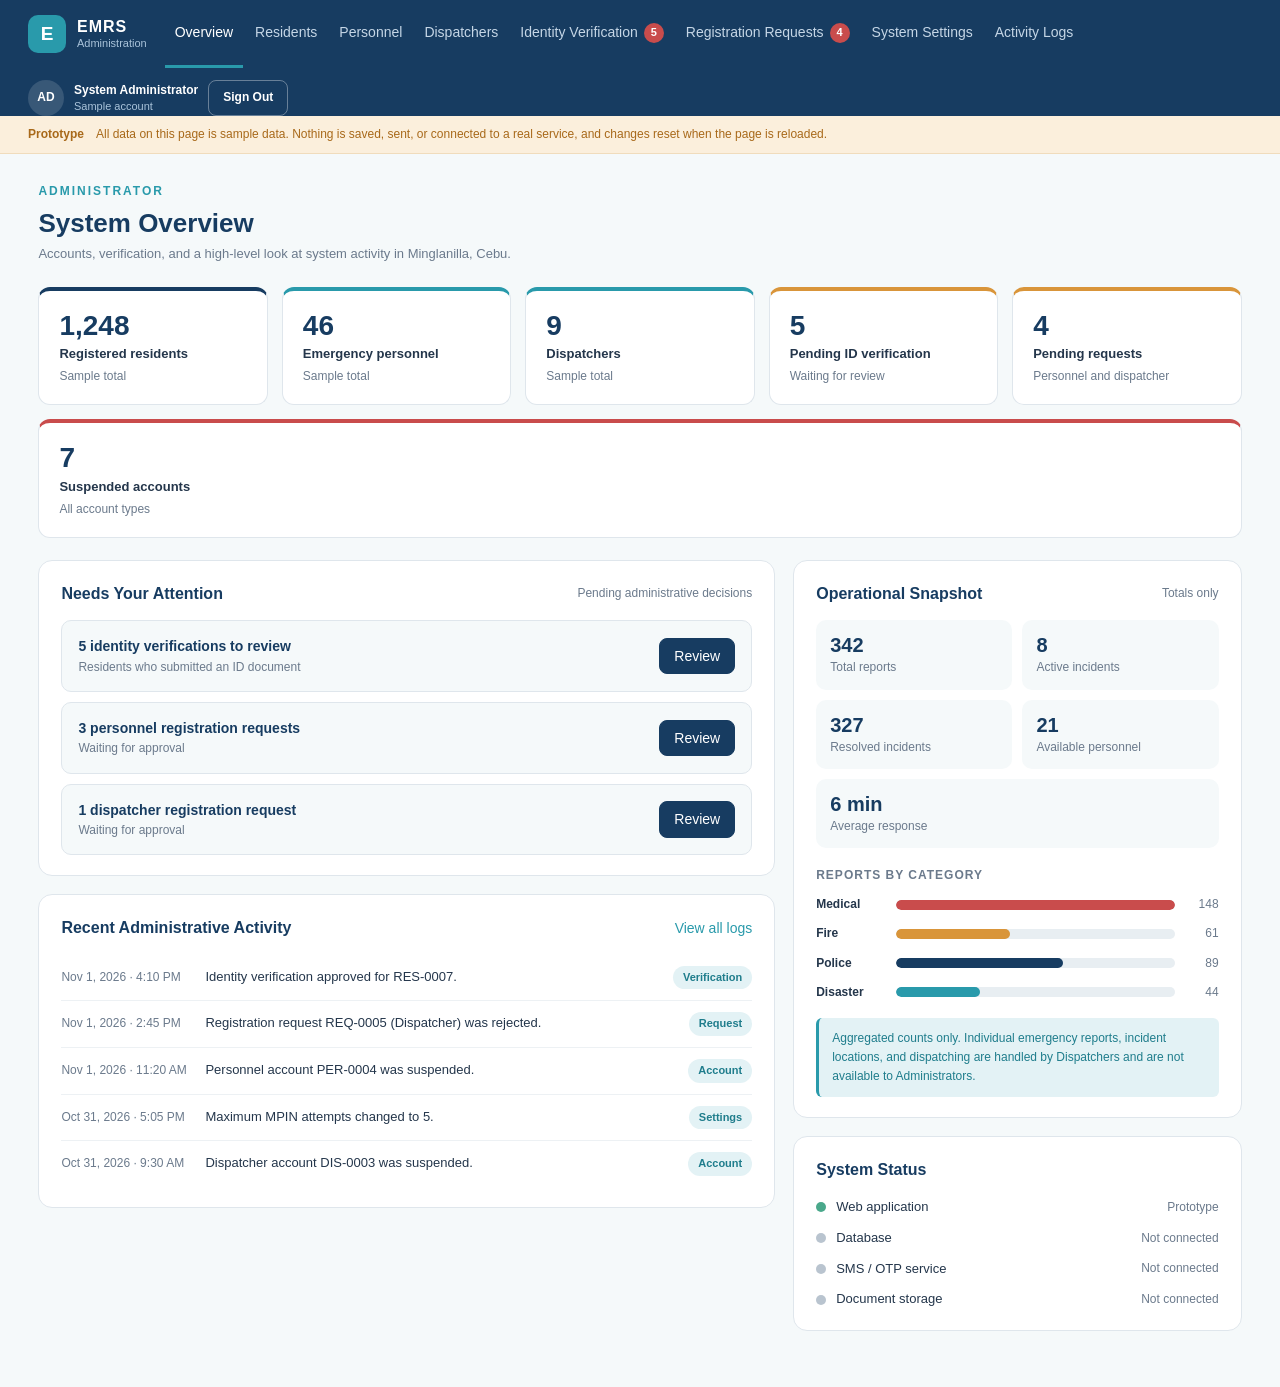
<file: Admin/admin-dashboard.html>
<!DOCTYPE html>
<html lang="en">
<head>
    <!-- ==================== DOCUMENT SETTINGS ==================== -->

    <meta charset="UTF-8">
    <meta name="viewport" content="width=device-width, initial-scale=1.0">
    <title>Administrator Dashboard | EMRS</title>

    <!-- ==================== STYLESHEETS ==================== -->

    <link rel="stylesheet" href="../shared/css/global.css">
    <link rel="stylesheet" href="admin-dashboard.css">

    <!-- ==================== PAGE SCRIPT ==================== -->

    <script src="admin-dashboard.js" defer></script>
</head>
<body class="admin-page">

    <!-- ==================== TOP BAR ==================== -->

    <header class="admin-topbar">

        <a href="../Landing/index.html" class="admin-brand">
            <span class="admin-brand-icon">E</span>
            <span class="admin-brand-text">
                <strong>EMRS</strong>
                <small>Administration</small>
            </span>
        </a>

        <!-- ==================== TAB NAVIGATION ==================== -->

        <nav class="admin-tabs" aria-label="Administrator sections">
            <button type="button" class="admin-tab active" data-view="overview">Overview</button>
            <button type="button" class="admin-tab" data-view="residents">Residents</button>
            <button type="button" class="admin-tab" data-view="personnel">Personnel</button>
            <button type="button" class="admin-tab" data-view="dispatchers">Dispatchers</button>
            <button type="button" class="admin-tab" data-view="verification">
                Identity Verification
                <span class="tab-count" id="verificationTabCount">0</span>
            </button>
            <button type="button" class="admin-tab" data-view="requests">
                Registration Requests
                <span class="tab-count" id="requestsTabCount">0</span>
            </button>
            <button type="button" class="admin-tab" data-view="settings">System Settings</button>
            <button type="button" class="admin-tab" data-view="logs">Activity Logs</button>
        </nav>

        <div class="admin-user">
            <span class="admin-user-avatar">AD</span>
            <span class="admin-user-text">
                <strong>System Administrator</strong>
                <small>Sample account</small>
            </span>
            <a href="../Landing/index.html" class="admin-signout">Sign Out</a>
        </div>

    </header>

    <!-- ==================== PROTOTYPE NOTICE ==================== -->

    <div class="prototype-notice">
        <strong>Prototype</strong>
        <span>All data on this page is sample data. Nothing is saved, sent, or connected to a real service, and changes reset when the page is reloaded.</span>
    </div>

    <!-- ==================== MAIN CONTENT ==================== -->

    <main class="admin-main">

        <!-- ==================== OVERVIEW VIEW ==================== -->

        <section class="admin-view active" id="view-overview">

            <div class="view-heading">
                <div>
                    <p class="section-label">ADMINISTRATOR</p>
                    <h1>System Overview</h1>
                    <p class="view-description">Accounts, verification, and a high-level look at system activity in Minglanilla, Cebu.</p>
                </div>
            </div>

            <!-- ==================== ACCOUNT STATISTICS ==================== -->

            <div class="stat-cards" id="accountStats"></div>

            <div class="overview-columns">

                <!-- ==================== LEFT COLUMN ==================== -->

                <div class="overview-column overview-column-main">

                    <!-- ==================== NEEDS ATTENTION ==================== -->

                    <article class="panel">
                        <div class="panel-heading">
                            <h2>Needs Your Attention</h2>
                            <span class="panel-note">Pending administrative decisions</span>
                        </div>

                        <div class="attention-list" id="attentionList"></div>
                    </article>

                    <!-- ==================== RECENT ADMINISTRATIVE ACTIVITY ==================== -->

                    <article class="panel">
                        <div class="panel-heading">
                            <h2>Recent Administrative Activity</h2>
                            <button type="button" class="link-button" data-goto="logs">View all logs</button>
                        </div>

                        <div class="log-list" id="recentActivity"></div>
                    </article>

                </div>

                <!-- ==================== RIGHT COLUMN ==================== -->

                <div class="overview-column overview-column-side">

                    <!-- ==================== OPERATIONAL SNAPSHOT ==================== -->

                    <article class="panel">
                        <div class="panel-heading">
                            <h2>Operational Snapshot</h2>
                            <span class="panel-note">Totals only</span>
                        </div>

                        <div class="snapshot-numbers" id="snapshotNumbers"></div>

                        <h3 class="panel-subheading">Reports by category</h3>
                        <div class="category-bars" id="categoryBars"></div>

                        <p class="restriction-note">
                            Aggregated counts only. Individual emergency reports, incident locations, and dispatching are handled by Dispatchers and are not available to Administrators.
                        </p>
                    </article>

                    <!-- ==================== SYSTEM STATUS ==================== -->

                    <article class="panel">
                        <div class="panel-heading">
                            <h2>System Status</h2>
                        </div>

                        <ul class="status-list">
                            <li><span class="status-dot status-dot-ok"></span><span>Web application</span><em>Prototype</em></li>
                            <li><span class="status-dot status-dot-idle"></span><span>Database</span><em>Not connected</em></li>
                            <li><span class="status-dot status-dot-idle"></span><span>SMS / OTP service</span><em>Not connected</em></li>
                            <li><span class="status-dot status-dot-idle"></span><span>Document storage</span><em>Not connected</em></li>
                        </ul>
                    </article>

                </div>

            </div>

        </section>

        <!-- ==================== RESIDENTS VIEW ==================== -->

        <section class="admin-view" id="view-residents">

            <div class="view-heading">
                <div>
                    <p class="section-label">ACCOUNT MANAGEMENT</p>
                    <h1>Residents</h1>
                    <p class="view-description">Residents get basic access right after registering. Account status and identity verification are tracked separately.</p>
                </div>
            </div>

            <div class="toolbar">
                <input type="search" id="residentSearch" class="toolbar-search" placeholder="Search by name, ID, or barangay" autocomplete="off">

                <select id="residentStatusFilter" class="toolbar-select" aria-label="Filter by account status">
                    <option value="all">All account statuses</option>
                    <option value="Active">Active</option>
                    <option value="Suspended">Suspended</option>
                </select>

                <select id="residentVerificationFilter" class="toolbar-select" aria-label="Filter by verification status">
                    <option value="all">All verification statuses</option>
                    <option value="Pending">Pending</option>
                    <option value="Verified">Verified</option>
                    <option value="Rejected">Rejected</option>
                </select>
            </div>

            <div class="record-list" id="residentList"></div>

        </section>

        <!-- ==================== PERSONNEL VIEW ==================== -->

        <section class="admin-view" id="view-personnel">

            <div class="view-heading">
                <div>
                    <p class="section-label">ACCOUNT MANAGEMENT</p>
                    <h1>Emergency Personnel</h1>
                    <p class="view-description">Create accounts directly, or approve requests under Registration Requests.</p>
                </div>

                <button type="button" class="button button-primary" data-create="Personnel">+ Create Personnel Account</button>
            </div>

            <div class="record-list" id="personnelList"></div>

        </section>

        <!-- ==================== DISPATCHERS VIEW ==================== -->

        <section class="admin-view" id="view-dispatchers">

            <div class="view-heading">
                <div>
                    <p class="section-label">ACCOUNT MANAGEMENT</p>
                    <h1>Dispatchers</h1>
                    <p class="view-description">Create accounts directly, or approve requests under Registration Requests.</p>
                </div>

                <button type="button" class="button button-primary" data-create="Dispatcher">+ Create Dispatcher Account</button>
            </div>

            <div class="record-list" id="dispatcherList"></div>

        </section>

        <!-- ==================== IDENTITY VERIFICATION VIEW ==================== -->

        <section class="admin-view" id="view-verification">

            <div class="view-heading">
                <div>
                    <p class="section-label">RESIDENT VERIFICATION</p>
                    <h1>Identity Verification</h1>
                    <p class="view-description">Review identification documents submitted by residents. Residents can still report emergencies while verification is pending.</p>
                </div>
            </div>

            <h2 class="list-title">Awaiting review</h2>
            <div class="record-list" id="verificationPendingList"></div>

            <h2 class="list-title">Already reviewed</h2>
            <div class="record-list" id="verificationReviewedList"></div>

        </section>

        <!-- ==================== REGISTRATION REQUESTS VIEW ==================== -->

        <section class="admin-view" id="view-requests">

            <div class="view-heading">
                <div>
                    <p class="section-label">APPROVALS</p>
                    <h1>Registration Requests</h1>
                    <p class="view-description">Personnel and Dispatcher accounts that were requested instead of created directly.</p>
                </div>
            </div>

            <div class="toolbar">
                <select id="requestTypeFilter" class="toolbar-select" aria-label="Filter by request type">
                    <option value="all">All requests</option>
                    <option value="Personnel">Personnel</option>
                    <option value="Dispatcher">Dispatcher</option>
                </select>
            </div>

            <h2 class="list-title">Pending</h2>
            <div class="record-list" id="requestPendingList"></div>

            <h2 class="list-title">Decided</h2>
            <div class="record-list" id="requestDecidedList"></div>

        </section>

        <!-- ==================== SYSTEM SETTINGS VIEW ==================== -->

        <section class="admin-view" id="view-settings">

            <div class="view-heading">
                <div>
                    <p class="section-label">CONFIGURATION</p>
                    <h1>System Settings</h1>
                    <p class="view-description">General account and administrative settings.</p>
                </div>
            </div>

            <div class="settings-columns">

                <article class="panel settings-panel">
                    <div class="panel-heading">
                        <h2>Account Settings</h2>
                    </div>

                    <label class="setting-row">
                        <span class="setting-text">
                            <strong>Allow resident self-registration</strong>
                            <small>Residents can create their own account.</small>
                        </span>
                        <input type="checkbox" id="settingSelfRegistration" checked>
                    </label>

                    <label class="setting-row">
                        <span class="setting-text">
                            <strong>Ask residents to submit an ID</strong>
                            <small>Show the identity verification prompt after registration.</small>
                        </span>
                        <input type="checkbox" id="settingAskId" checked>
                    </label>

                    <label class="setting-row">
                        <span class="setting-text">
                            <strong>Accept personnel and dispatcher requests</strong>
                            <small>Allow registration requests to be submitted for approval.</small>
                        </span>
                        <input type="checkbox" id="settingAcceptRequests" checked>
                    </label>

                    <label class="setting-row setting-row-locked">
                        <span class="setting-text">
                            <strong>Emergency reporting while unverified</strong>
                            <small>Always allowed. Reports from unverified residents may be flagged for extra review by Dispatchers.</small>
                        </span>
                        <input type="checkbox" checked disabled>
                    </label>

                    <div class="setting-row">
                        <span class="setting-text">
                            <strong>Maximum MPIN attempts</strong>
                            <small>Before an account is temporarily locked.</small>
                        </span>
                        <select id="settingMpinAttempts" class="toolbar-select">
                            <option value="3">3 attempts</option>
                            <option value="5" selected>5 attempts</option>
                            <option value="10">10 attempts</option>
                        </select>
                    </div>

                    <div class="settings-actions">
                        <button type="button" class="button button-primary" id="saveSettingsButton">Save Settings</button>
                    </div>
                </article>

                <article class="panel settings-panel">
                    <div class="panel-heading">
                        <h2>System Information</h2>
                    </div>

                    <ul class="info-list">
                        <li><span>System name</span><strong>Emergency Management and Response System</strong></li>
                        <li><span>Coverage area</span><strong>Minglanilla, Cebu, Philippines</strong></li>
                        <li><span>Current stage</span><strong>Frontend prototype</strong></li>
                        <li><span>Backend and database</span><strong>Not implemented</strong></li>
                        <li><span>SMS, OTP, biometrics</span><strong>Visual placeholders only</strong></li>
                    </ul>
                </article>

            </div>

        </section>

        <!-- ==================== ACTIVITY LOGS VIEW ==================== -->

        <section class="admin-view" id="view-logs">

            <div class="view-heading">
                <div>
                    <p class="section-label">AUDIT</p>
                    <h1>Activity Logs</h1>
                    <p class="view-description">Administrative actions only. Emergency report details are never recorded here.</p>
                </div>
            </div>

            <div class="toolbar">
                <select id="logTypeFilter" class="toolbar-select" aria-label="Filter by activity type">
                    <option value="all">All activity</option>
                    <option value="Account">Accounts</option>
                    <option value="Verification">Verification</option>
                    <option value="Request">Registration requests</option>
                    <option value="Settings">Settings</option>
                </select>
            </div>

            <div class="panel">
                <div class="log-list" id="logList"></div>
            </div>

        </section>

    </main>

    <!-- ==================== MODAL ==================== -->

    <div class="modal-overlay" id="modalOverlay" hidden>
        <div class="modal" role="dialog" aria-modal="true" aria-labelledby="modalTitle">
            <div class="modal-header">
                <h2 id="modalTitle"></h2>
                <button type="button" class="modal-close" id="modalClose" aria-label="Close">×</button>
            </div>

            <div class="modal-body" id="modalBody"></div>
            <div class="modal-footer" id="modalFooter"></div>
        </div>
    </div>

    <!-- ==================== TOAST ==================== -->

    <div class="toast" id="toast" role="status" aria-live="polite"></div>

</body>
</html>
</file>
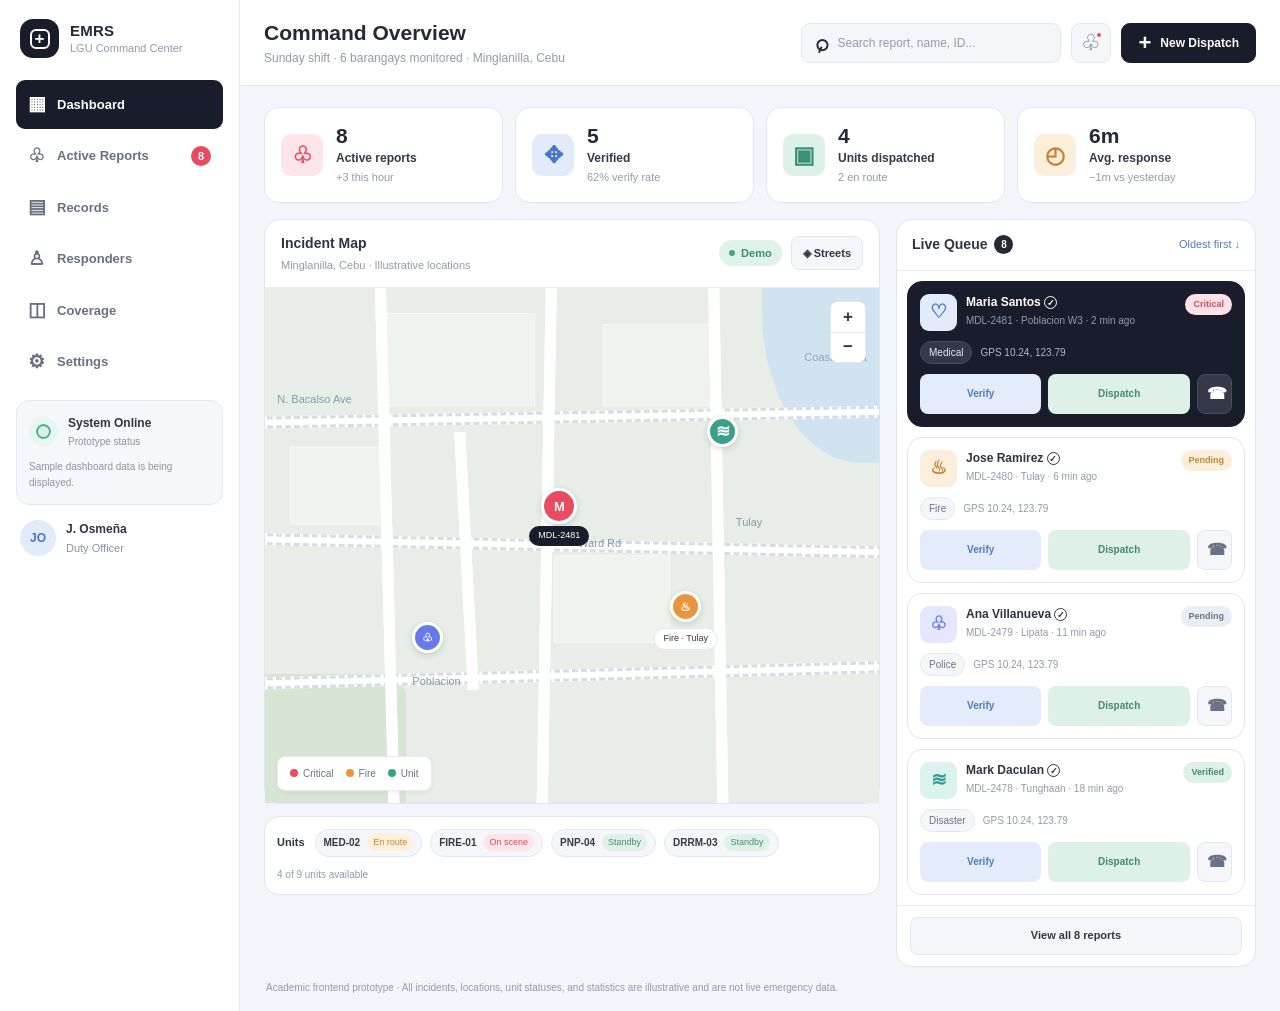
<file: Personnel/personnel-dashboard.html>
<!DOCTYPE html>
<html lang="en">
<head>
    <!-- ==================== DOCUMENT SETTINGS ==================== -->

    <meta charset="UTF-8">
    <meta name="viewport" content="width=device-width, initial-scale=1.0">
    <title>Personnel Dashboard | EMRS</title>

    <!-- ==================== STYLESHEETS ==================== -->

    <link rel="stylesheet" href="../shared/css/global.css">
    <link rel="stylesheet" href="personnel-dashboard.css">

    <!-- ==================== PAGE SCRIPT ==================== -->

    <script src="personnel-dashboard.js" defer></script>
</head>
<body>

    <!-- ==================== DASHBOARD LAYOUT ==================== -->

    <div class="dashboard-layout">

        <!-- ==================== SIDEBAR ==================== -->

        <aside class="sidebar">

            <a href="../Landing/index.html" class="sidebar-brand">
                <span class="brand-icon">
                    <span>+</span>
                </span>

                <span class="brand-text">
                    <strong>EMRS</strong>
                    <small>LGU Command Center</small>
                </span>
            </a>

            <!-- ==================== SIDEBAR NAVIGATION ==================== -->

            <nav class="sidebar-navigation" aria-label="Main navigation">

                <a href="#dashboard" class="nav-link active">
                    <span class="nav-icon">▦</span>
                    <span>Dashboard</span>
                </a>

                <a href="#active-reports" class="nav-link">
                    <span class="nav-icon">♧</span>
                    <span>Active Reports</span>
                    <span class="nav-count">8</span>
                </a>

                <a href="#records" class="nav-link">
                    <span class="nav-icon">▤</span>
                    <span>Records</span>
                </a>

                <a href="#responders" class="nav-link">
                    <span class="nav-icon">♙</span>
                    <span>Responders</span>
                </a>

                <a href="#coverage" class="nav-link">
                    <span class="nav-icon">◫</span>
                    <span>Coverage</span>
                </a>

                <a href="#settings" class="nav-link">
                    <span class="nav-icon">⚙</span>
                    <span>Settings</span>
                </a>

            </nav>

            <!-- ==================== SYSTEM STATUS ==================== -->

            <div class="system-status">
                <div class="system-status-heading">
                    <span class="online-indicator"></span>

                    <div>
                        <strong>System Online</strong>
                        <small>Prototype status</small>
                    </div>
                </div>

                <p>Sample dashboard data is being displayed.</p>
            </div>

            <!-- ==================== PERSONNEL PROFILE ==================== -->

            <div class="personnel-profile">
                <div class="profile-avatar">JO</div>

                <div class="profile-details">
                    <strong>J. Osmeña</strong>
                    <small>Duty Officer</small>
                </div>
            </div>

        </aside>

        <!-- ==================== MAIN DASHBOARD ==================== -->

        <main class="dashboard-main" id="dashboard">

            <!-- ==================== TOP HEADER ==================== -->

            <header class="top-header">

                <div class="header-title">
                    <h1>Command Overview</h1>
                    <p>Sunday shift · 6 barangays monitored · Minglanilla, Cebu</p>
                </div>

                <div class="header-actions">

                    <form class="search-form" id="searchForm" role="search">
                        <label for="reportSearch" class="search-symbol">⌕</label>

                        <input
                            type="search"
                            id="reportSearch"
                            placeholder="Search report, name, ID..."
                            autocomplete="off"
                        >
                    </form>

                    <button
                        type="button"
                        class="icon-button notification-button"
                        id="notificationButton"
                        aria-label="View notifications"
                        title="Notifications"
                    >
                        ♧
                        <span class="notification-dot"></span>
                    </button>

                    <button type="button" class="new-dispatch-button" id="newDispatchButton">
                        <span>+</span>
                        New Dispatch
                    </button>

                </div>

            </header>

            <!-- ==================== DASHBOARD CONTENT ==================== -->

            <div class="dashboard-content">

                <!-- ==================== SUMMARY CARDS ==================== -->

                <section class="summary-cards" aria-label="Incident summary">

                    <article class="summary-card">
                        <div class="summary-icon icon-red">♧</div>

                        <div class="summary-information">
                            <strong>8</strong>
                            <p>Active reports</p>
                            <small>+3 this hour</small>
                        </div>
                    </article>

                    <article class="summary-card">
                        <div class="summary-icon icon-blue">✥</div>

                        <div class="summary-information">
                            <strong>5</strong>
                            <p>Verified</p>
                            <small>62% verify rate</small>
                        </div>
                    </article>

                    <article class="summary-card">
                        <div class="summary-icon icon-green">▣</div>

                        <div class="summary-information">
                            <strong>4</strong>
                            <p>Units dispatched</p>
                            <small>2 en route</small>
                        </div>
                    </article>

                    <article class="summary-card">
                        <div class="summary-icon icon-orange">◴</div>

                        <div class="summary-information">
                            <strong>6m</strong>
                            <p>Avg. response</p>
                            <small>−1m vs yesterday</small>
                        </div>
                    </article>

                </section>

                <!-- ==================== MAIN WORKSPACE ==================== -->

                <section class="dashboard-workspace">

                    <!-- ==================== INCIDENT MAP PANEL ==================== -->

                    <div class="map-column">

                        <section class="panel map-panel" id="coverage">

                            <div class="panel-heading map-heading">

                                <div>
                                    <h2>Incident Map</h2>
                                    <p>Minglanilla, Cebu · Illustrative locations</p>
                                </div>

                                <div class="map-controls">
                                    <span class="live-badge">
                                        <span></span>
                                        Demo
                                    </span>

                                    <button
                                        type="button"
                                        class="secondary-button"
                                        id="mapViewButton"
                                    >
                                        ◈ Streets
                                    </button>
                                </div>

                            </div>

                            <!-- ==================== ILLUSTRATIVE MAP ==================== -->

                            <div class="incident-map" id="incidentMap">

                                <div class="map-water"></div>
                                <div class="map-park"></div>

                                <div class="map-block block-one"></div>
                                <div class="map-block block-two"></div>
                                <div class="map-block block-three"></div>
                                <div class="map-block block-four"></div>

                                <div class="map-road road-horizontal road-one"></div>
                                <div class="map-road road-horizontal road-two"></div>
                                <div class="map-road road-horizontal road-three"></div>

                                <div class="map-road road-vertical road-four"></div>
                                <div class="map-road road-vertical road-five"></div>
                                <div class="map-road road-vertical road-six"></div>
                                <div class="map-road road-vertical road-seven"></div>

                                <span class="map-label label-bacalso">N. Bacalso Ave</span>
                                <span class="map-label label-ward">Ward Rd</span>
                                <span class="map-label label-poblacion">Poblacion</span>
                                <span class="map-label label-tulay">Tulay</span>
                                <span class="map-label label-water">Coastal area</span>

                                <!-- ==================== INCIDENT MARKERS ==================== -->

                                <button
                                    type="button"
                                    class="map-marker marker-critical"
                                    data-report-id="MDL-2481"
                                    aria-label="Medical emergency MDL-2481"
                                    title="Medical emergency · MDL-2481"
                                >
                                    M
                                    <span class="marker-id">MDL-2481</span>
                                </button>

                                <button
                                    type="button"
                                    class="map-marker marker-police"
                                    data-report-id="MDL-2479"
                                    aria-label="Police report MDL-2479"
                                    title="Police report · MDL-2479"
                                >
                                    ♧
                                </button>

                                <button
                                    type="button"
                                    class="map-marker marker-fire"
                                    data-report-id="MDL-2480"
                                    aria-label="Fire report MDL-2480"
                                    title="Fire report · MDL-2480"
                                >
                                    ♨
                                    <span class="marker-caption">Fire · Tulay</span>
                                </button>

                                <button
                                    type="button"
                                    class="map-marker marker-unit"
                                    aria-label="Illustrative unit location"
                                    title="Illustrative unit location"
                                >
                                    ≋
                                </button>

                                <!-- ==================== MAP LEGEND ==================== -->

                                <div class="map-legend">
                                    <span><i class="legend-red"></i>Critical</span>
                                    <span><i class="legend-orange"></i>Fire</span>
                                    <span><i class="legend-green"></i>Unit</span>
                                </div>

                                <!-- ==================== MAP ZOOM CONTROLS ==================== -->

                                <div class="map-zoom-controls">
                                    <button type="button" id="zoomIn" aria-label="Zoom in">+</button>
                                    <button type="button" id="zoomOut" aria-label="Zoom out">−</button>
                                </div>

                            </div>

                        </section>

                        <!-- ==================== UNIT STATUS BAR ==================== -->

                        <section class="unit-status-panel" id="responders">

                            <strong class="unit-status-title">Units</strong>

                            <div class="unit-list">

                                <div class="unit-chip">
                                    <strong>MED-02</strong>
                                    <span class="unit-enroute">En route</span>
                                </div>

                                <div class="unit-chip">
                                    <strong>FIRE-01</strong>
                                    <span class="unit-onscene">On scene</span>
                                </div>

                                <div class="unit-chip">
                                    <strong>PNP-04</strong>
                                    <span class="unit-standby">Standby</span>
                                </div>

                                <div class="unit-chip">
                                    <strong>DRRM-03</strong>
                                    <span class="unit-standby">Standby</span>
                                </div>

                            </div>

                            <span class="unit-availability">4 of 9 units available</span>

                        </section>

                    </div>

                    <!-- ==================== LIVE INCIDENT QUEUE ==================== -->

                    <aside class="panel queue-panel" id="active-reports">

                        <div class="panel-heading queue-heading">
                            <h2>Live Queue <span class="queue-count">8</span></h2>

                            <button type="button" id="sortQueueButton" class="sort-button">
                                Oldest first ↓
                            </button>
                        </div>

                        <!-- ==================== INCIDENT CARDS ==================== -->

                        <div class="queue-list" id="queueList">

                            <article class="incident-card urgent-card" data-priority="1" data-time="2">
                                <div class="incident-top-row">

                                    <div class="incident-type-icon medical-icon">♡</div>

                                    <div class="incident-information">
                                        <strong>Maria Santos <span class="verified-symbol">✓</span></strong>
                                        <small>MDL-2481 · Poblacion W3 · 2 min ago</small>
                                    </div>

                                    <span class="incident-status status-critical">Critical</span>

                                </div>

                                <div class="incident-meta">
                                    <span>Medical</span>
                                    <small>GPS 10.24, 123.79</small>
                                </div>

                                <div class="incident-actions">
                                    <button type="button" class="verify-button">Verify</button>
                                    <button type="button" class="dispatch-button">Dispatch</button>
                                    <button type="button" class="call-button" aria-label="Contact reporter" title="Contact reporter">☎</button>
                                </div>
                            </article>

                            <article class="incident-card" data-priority="2" data-time="6">
                                <div class="incident-top-row">

                                    <div class="incident-type-icon fire-icon">♨</div>

                                    <div class="incident-information">
                                        <strong>Jose Ramirez <span class="verified-symbol">✓</span></strong>
                                        <small>MDL-2480 · Tulay · 6 min ago</small>
                                    </div>

                                    <span class="incident-status status-pending">Pending</span>

                                </div>

                                <div class="incident-meta">
                                    <span>Fire</span>
                                    <small>GPS 10.24, 123.79</small>
                                </div>

                                <div class="incident-actions">
                                    <button type="button" class="verify-button">Verify</button>
                                    <button type="button" class="dispatch-button">Dispatch</button>
                                    <button type="button" class="call-button" aria-label="Contact reporter" title="Contact reporter">☎</button>
                                </div>
                            </article>

                            <article class="incident-card" data-priority="3" data-time="11">
                                <div class="incident-top-row">

                                    <div class="incident-type-icon police-icon">♧</div>

                                    <div class="incident-information">
                                        <strong>Ana Villanueva <span class="verified-symbol">✓</span></strong>
                                        <small>MDL-2479 · Lipata · 11 min ago</small>
                                    </div>

                                    <span class="incident-status status-review">Pending</span>

                                </div>

                                <div class="incident-meta">
                                    <span>Police</span>
                                    <small>GPS 10.24, 123.79</small>
                                </div>

                                <div class="incident-actions">
                                    <button type="button" class="verify-button">Verify</button>
                                    <button type="button" class="dispatch-button">Dispatch</button>
                                    <button type="button" class="call-button" aria-label="Contact reporter" title="Contact reporter">☎</button>
                                </div>
                            </article>

                            <article class="incident-card" data-priority="4" data-time="18">
                                <div class="incident-top-row">

                                    <div class="incident-type-icon disaster-icon">≋</div>

                                    <div class="incident-information">
                                        <strong>Mark Daculan <span class="verified-symbol">✓</span></strong>
                                        <small>MDL-2478 · Tunghaan · 18 min ago</small>
                                    </div>

                                    <span class="incident-status status-verified">Verified</span>

                                </div>

                                <div class="incident-meta">
                                    <span>Disaster</span>
                                    <small>GPS 10.24, 123.79</small>
                                </div>

                                <div class="incident-actions">
                                    <button type="button" class="verify-button">Verify</button>
                                    <button type="button" class="dispatch-button">Dispatch</button>
                                    <button type="button" class="call-button" aria-label="Contact reporter" title="Contact reporter">☎</button>
                                </div>
                            </article>

                        </div>

                        <!-- ==================== VIEW ALL REPORTS ==================== -->

                        <div class="queue-footer">
                            <button type="button" id="viewAllReportsButton">
                                View all 8 reports
                            </button>
                        </div>

                    </aside>

                </section>

                <!-- ==================== PROTOTYPE NOTICE ==================== -->

                <p class="prototype-notice">
                    Academic frontend prototype · All incidents, locations, unit statuses,
                    and statistics are illustrative and are not live emergency data.
                </p>

            </div>

        </main>

    </div>

    <!-- ==================== DEMONSTRATION MESSAGE ==================== -->

    <div class="demo-toast" id="demoToast" role="status" aria-live="polite"></div>

</body>
</html>
</file>
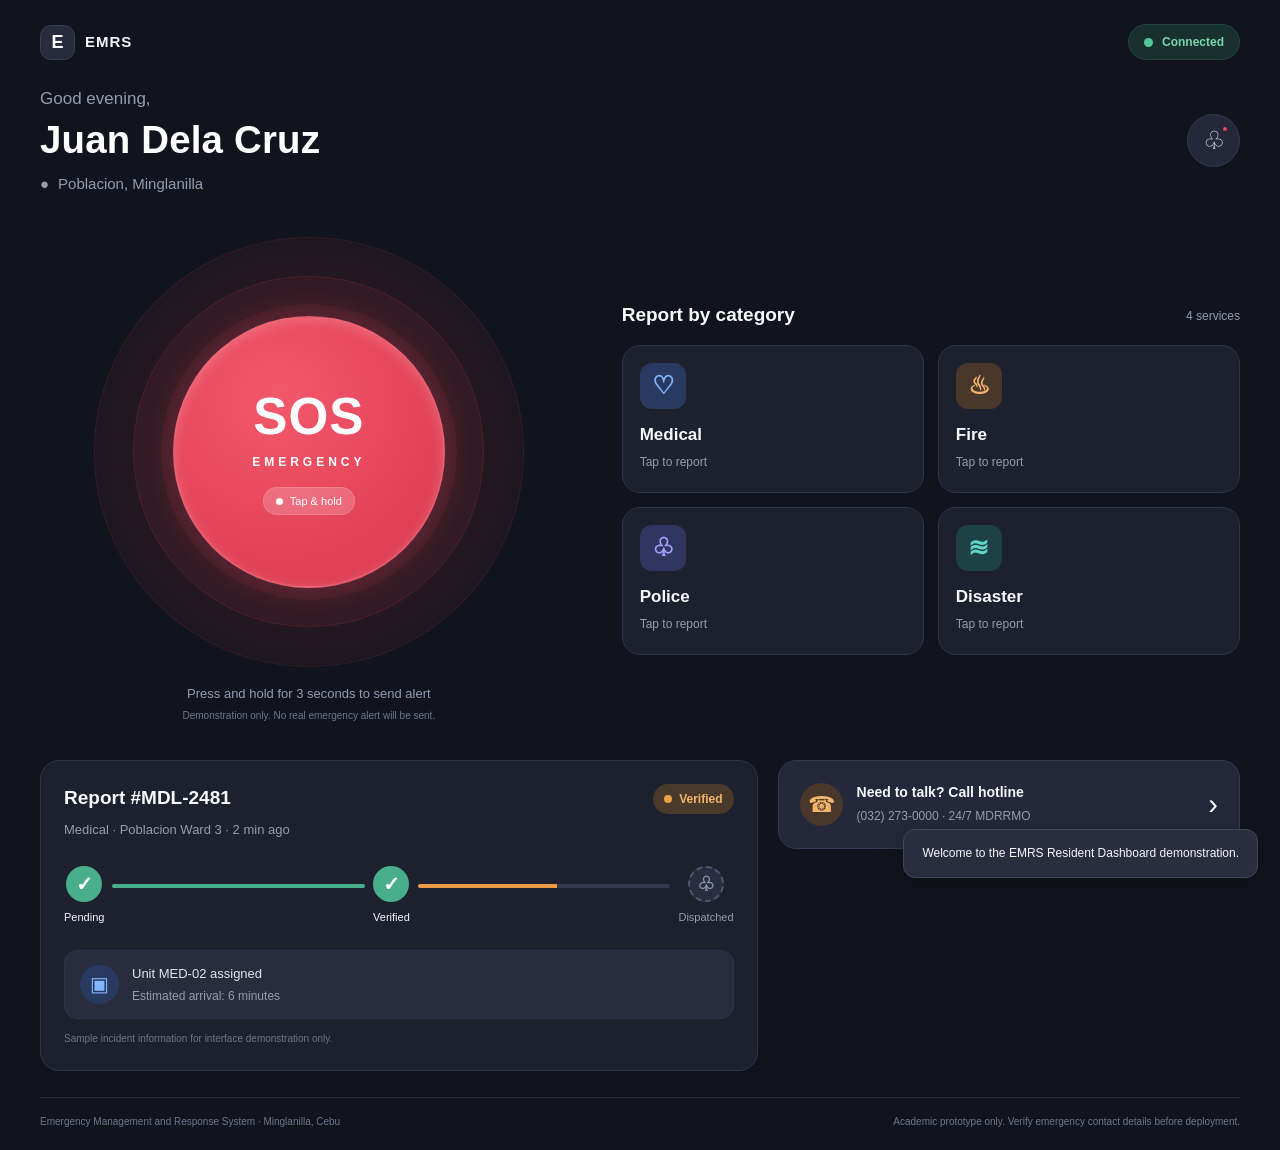
<file: Resident/resident-dashboard.html>
<!DOCTYPE html>
<html lang="en">
<head>
    <!-- ==================== DOCUMENT SETTINGS ==================== -->

    <meta charset="UTF-8">
    <meta name="viewport" content="width=device-width, initial-scale=1.0">
    <title>Resident Dashboard | EMRS</title>

    <!-- ==================== STYLESHEETS ==================== -->

    <link rel="stylesheet" href="../shared/css/global.css">
    <link rel="stylesheet" href="resident-dashboard.css">

    <!-- ==================== PAGE SCRIPT ==================== -->

    <script src="resident-dashboard.js" defer></script>
</head>
<body>

    <!-- ==================== RESIDENT DASHBOARD ==================== -->

    <main class="resident-dashboard">

        <!-- ==================== TOP STATUS BAR ==================== -->

        <header class="top-bar">
            <a href="../Landing/index.html" class="resident-brand">
                <span class="brand-symbol">E</span>
                <span class="brand-name">EMRS</span>
            </a>

            <div class="connection-status">
                <span class="connection-dot"></span>
                <span>Connected</span>
            </div>
        </header>

        <!-- ==================== WELCOME HEADER ==================== -->

        <section class="welcome-section">
            <div class="welcome-text">
                <p class="greeting" id="greetingText">Good evening,</p>
                <h1>Juan Dela Cruz</h1>

                <p class="resident-location">
                    <span class="location-symbol" aria-hidden="true">●</span>
                    Poblacion, Minglanilla
                </p>
            </div>

            <button
                type="button"
                class="notification-button"
                id="notificationButton"
                aria-label="View notifications"
                title="Notifications"
            >
                <span aria-hidden="true">♧</span>
                <span class="notification-indicator"></span>
            </button>
        </section>

        <!-- ==================== MAIN EMERGENCY AREA ==================== -->

        <section class="emergency-area">

            <!-- ==================== SOS EMERGENCY BUTTON ==================== -->

            <div class="sos-section">

                <div class="sos-glow">
                    <div class="sos-ring sos-ring-outer">
                        <div class="sos-ring sos-ring-middle">
                            <button
                                type="button"
                                class="sos-button"
                                id="sosButton"
                                aria-label="Press and hold for three seconds to demonstrate an emergency alert"
                            >
                                <span class="sos-title">SOS</span>
                                <span class="sos-subtitle">EMERGENCY</span>
                                <span class="sos-hold-label" id="sosHoldLabel">
                                    <span class="hold-dot"></span>
                                    Tap &amp; hold
                                </span>
                            </button>
                        </div>
                    </div>
                </div>

                <p class="sos-instruction" id="sosInstruction">
                    Press and hold for 3 seconds to send alert
                </p>

                <p class="sos-disclaimer">
                    Demonstration only. No real emergency alert will be sent.
                </p>

            </div>

            <!-- ==================== EMERGENCY CATEGORIES ==================== -->

            <section class="category-section" aria-labelledby="categoryHeading">

                <div class="section-heading">
                    <h2 id="categoryHeading">Report by category</h2>
                    <span>4 services</span>
                </div>

                <div class="category-list">

                    <button type="button" class="category-card" data-category="Medical">
                        <span class="category-icon medical-icon" aria-hidden="true">♡</span>
                        <span class="category-name">Medical</span>
                        <span class="category-description">Tap to report</span>
                    </button>

                    <button type="button" class="category-card" data-category="Fire">
                        <span class="category-icon fire-icon" aria-hidden="true">♨</span>
                        <span class="category-name">Fire</span>
                        <span class="category-description">Tap to report</span>
                    </button>

                    <button type="button" class="category-card" data-category="Police">
                        <span class="category-icon police-icon" aria-hidden="true">♧</span>
                        <span class="category-name">Police</span>
                        <span class="category-description">Tap to report</span>
                    </button>

                    <button type="button" class="category-card" data-category="Disaster">
                        <span class="category-icon disaster-icon" aria-hidden="true">≋</span>
                        <span class="category-name">Disaster</span>
                        <span class="category-description">Tap to report</span>
                    </button>

                </div>

            </section>

        </section>

        <!-- ==================== LOWER DASHBOARD CONTENT ==================== -->

        <section class="lower-content">

            <!-- ==================== INCIDENT TRACKING CARD ==================== -->

            <section class="report-card" aria-labelledby="reportHeading">

                <div class="report-header">
                    <div>
                        <h2 id="reportHeading">Report #MDL-2481</h2>
                        <p class="report-details">
                            Medical · Poblacion Ward 3 · 2 min ago
                        </p>
                    </div>

                    <span class="report-status">
                        <span></span>
                        Verified
                    </span>
                </div>

                <!-- ==================== REPORT PROGRESS ==================== -->

                <div class="progress-tracker">

                    <div class="progress-step completed">
                        <span class="progress-icon">✓</span>
                        <span class="progress-label">Pending</span>
                    </div>

                    <span class="progress-line completed-line"></span>

                    <div class="progress-step completed">
                        <span class="progress-icon">✓</span>
                        <span class="progress-label">Verified</span>
                    </div>

                    <span class="progress-line partial-line"></span>

                    <div class="progress-step waiting">
                        <span class="progress-icon">♧</span>
                        <span class="progress-label">Dispatched</span>
                    </div>

                </div>

                <!-- ==================== ASSIGNED UNIT ==================== -->

                <div class="assigned-unit">
                    <span class="assigned-unit-icon" aria-hidden="true">▣</span>

                    <div class="assigned-unit-information">
                        <strong>Unit MED-02 assigned</strong>
                        <span>Estimated arrival: 6 minutes</span>
                    </div>

                </div>

                <p class="tracking-note">
                    Sample incident information for interface demonstration only.
                </p>

            </section>

            <!-- ==================== EMERGENCY HOTLINE ==================== -->

            <a
                href="tel:0322730000"
                class="hotline-card"
                id="hotlineCard"
                aria-label="Call the displayed emergency hotline"
            >
                <span class="hotline-icon" aria-hidden="true">☎</span>

                <span class="hotline-information">
                    <strong>Need to talk? Call hotline</strong>
                    <span>(032) 273-0000 · 24/7 MDRRMO</span>
                </span>

                <span class="hotline-arrow" aria-hidden="true">›</span>
            </a>

        </section>

        <!-- ==================== FOOTER NOTICE ==================== -->

        <footer class="resident-footer">
            <p>
                Emergency Management and Response System · Minglanilla, Cebu
            </p>
            <p>
                Academic prototype only. Verify emergency contact details before deployment.
            </p>
        </footer>

    </main>

    <!-- ==================== DEMONSTRATION MESSAGE ==================== -->

    <div class="demo-toast" id="demoToast" role="status" aria-live="polite"></div>

</body>
</html>
</file>
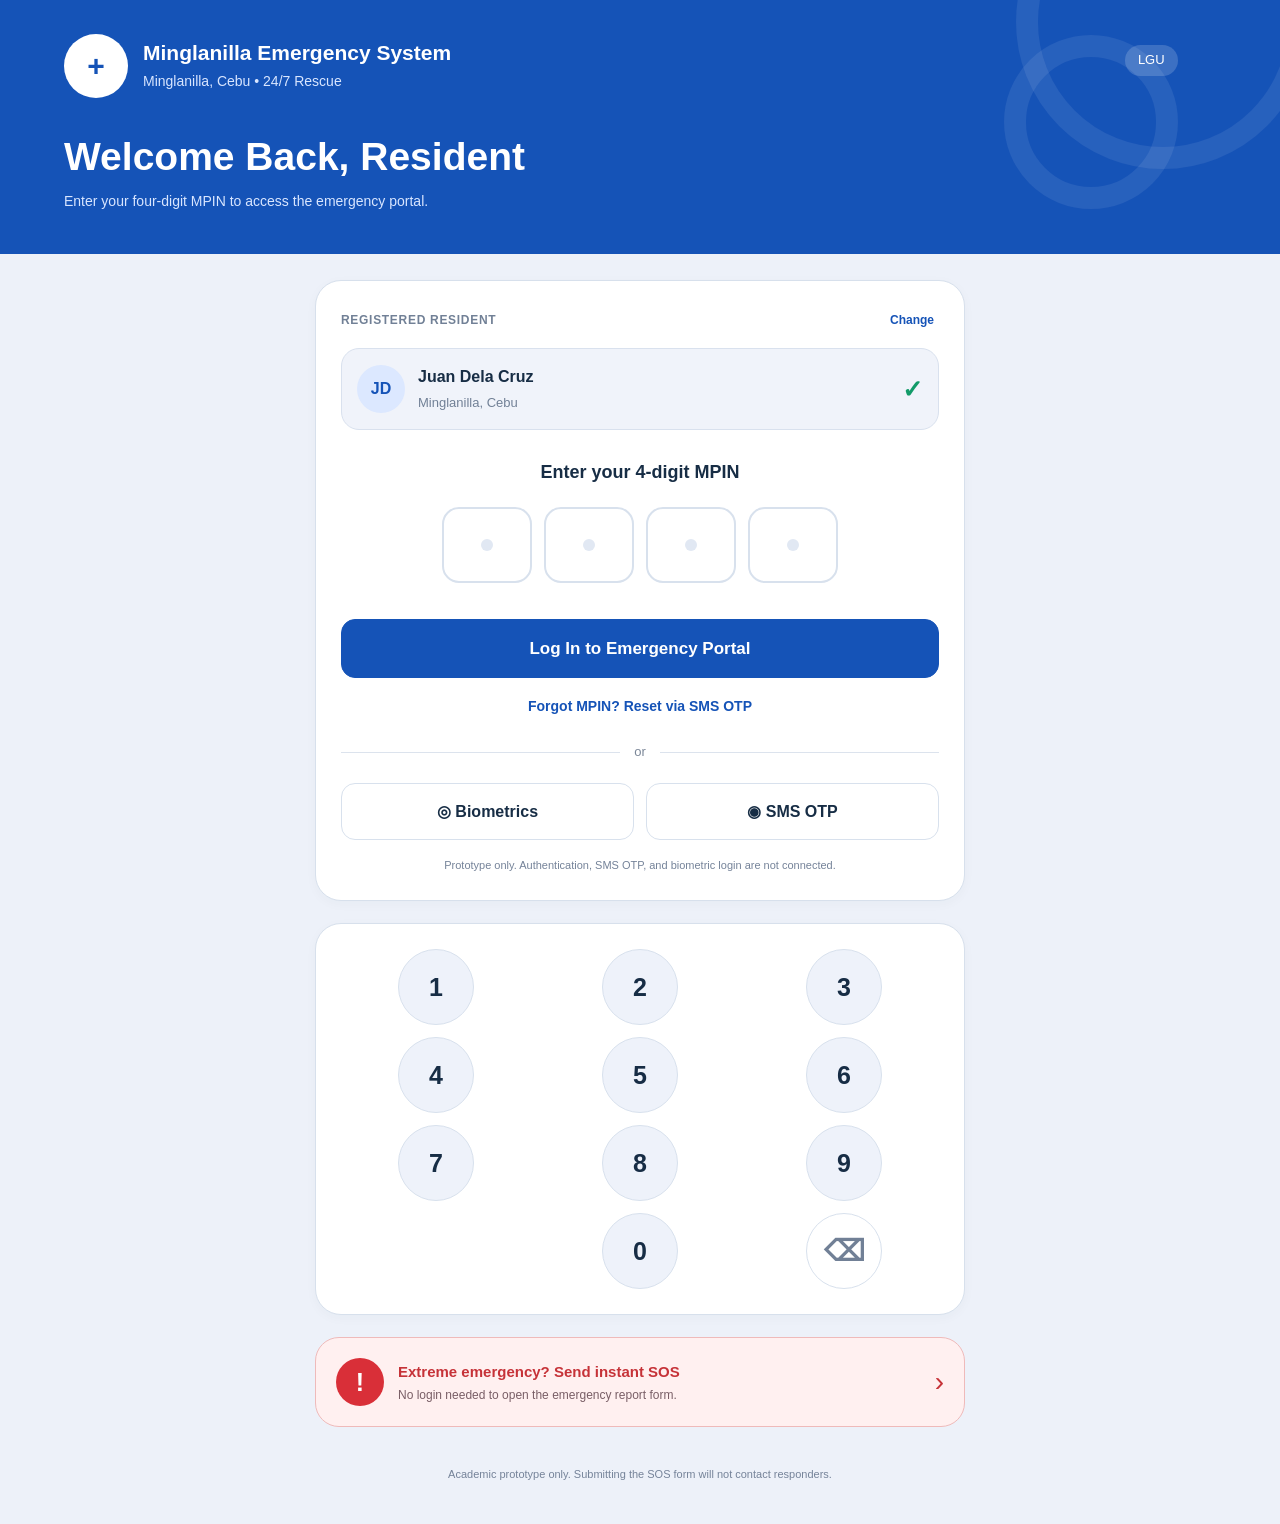
<file: Authentication/Login/login.html>
<!DOCTYPE html>
<html lang="en">
<head>
    <meta charset="UTF-8">
    <meta name="viewport" content="width=device-width, initial-scale=1.0">
    <title>Login | EMRS</title>
    <link rel="stylesheet" href="../../shared/css/global.css">
    <link rel="stylesheet" href="login.css">
</head>
<body class="login-page">

    <!-- ==================== LOGIN HEADER ==================== -->
    <header class="auth-header">
        <a href="../../Landing/index.html" class="auth-brand">
            <span class="brand-icon">+</span>
            <span class="brand-text">
                <strong>Minglanilla Emergency System</strong>
                <small>Minglanilla, Cebu • 24/7 Rescue</small>
            </span>
        </a>
        <span class="lgu-label">LGU</span>
        <div class="header-content">
            <h1>Welcome Back, Resident</h1>
            <p>Enter your four-digit MPIN to access the emergency portal.</p>
        </div>
    </header>

    <!-- ==================== LOGIN CONTENT ==================== -->
    <main class="page-content">
        <section class="login-card">
            <div class="registered-heading">
                <span>REGISTERED RESIDENT</span>
                <button type="button" id="changeResident" class="text-button">Change</button>
            </div>
            
            <div class="resident-summary">
                <div class="resident-avatar" id="residentAvatar">JD</div>
                <div class="resident-details">
                    <strong id="residentName">Juan Dela Cruz</strong>
                    <span id="residentAddress">Minglanilla, Cebu</span>
                </div>
                <span class="verified-mark">✓</span>
            </div>
            
            <p class="pin-title">Enter your 4-digit MPIN</p>
            
            <div class="pin-display" aria-label="Four-digit MPIN">
                <span class="pin-slot"></span>
                <span class="pin-slot"></span>
                <span class="pin-slot"></span>
                <span class="pin-slot"></span>
            </div>
            
            <p id="loginMessage" class="form-message" role="status" aria-live="polite"></p>
            
            <button type="button" id="loginButton" class="primary-button">Log In to Emergency Portal</button>
            <button type="button" id="forgotPin" class="link-button">Forgot MPIN? Reset via SMS OTP</button>
            
            <div class="or-divider">
                <span></span>
                <p>or</p>
                <span></span>
            </div>
            
            <div class="alternate-actions">
                <button type="button" id="biometricButton" class="secondary-button">◎ Biometrics</button>
                <button type="button" id="otpButton" class="secondary-button">◉ SMS OTP</button>
            </div>
            
            <p class="prototype-note">Prototype only. Authentication, SMS OTP, and biometric login are not connected.</p>
        </section>

        <!-- ==================== NUMERIC KEYPAD ==================== -->
        <section class="keypad-card" aria-label="Numeric keypad">
            <div class="keypad-row">
                <button class="keypad-key" data-digit="1">1</button>
                <button class="keypad-key" data-digit="2">2</button>
                <button class="keypad-key" data-digit="3">3</button>
            </div>
            <div class="keypad-row">
                <button class="keypad-key" data-digit="4">4</button>
                <button class="keypad-key" data-digit="5">5</button>
                <button class="keypad-key" data-digit="6">6</button>
            </div>
            <div class="keypad-row">
                <button class="keypad-key" data-digit="7">7</button>
                <button class="keypad-key" data-digit="8">8</button>
                <button class="keypad-key" data-digit="9">9</button>
            </div>
            <div class="keypad-row keypad-bottom">
                <span class="keypad-spacer"></span>
                <button class="keypad-key" data-digit="0">0</button>
                <button type="button" id="deleteDigit" class="keypad-key delete-key" aria-label="Delete last digit">⌫</button>
            </div>
        </section>

        <!-- ==================== EMERGENCY ACCESS ==================== -->
        <a href="../../Emergency/emergency-report.html" class="emergency-card">
            <span class="emergency-icon">!</span>
            <span class="emergency-text">
                <strong>Extreme emergency? Send instant SOS</strong>
                <small>No login needed to open the emergency report form.</small>
            </span>
            <span class="emergency-arrow">›</span>
        </a>
        <p class="prototype-note">Academic prototype only. Submitting the SOS form will not contact responders.</p>
    </main>

    <script src="login.js"></script>
</body>
</html>
</file>
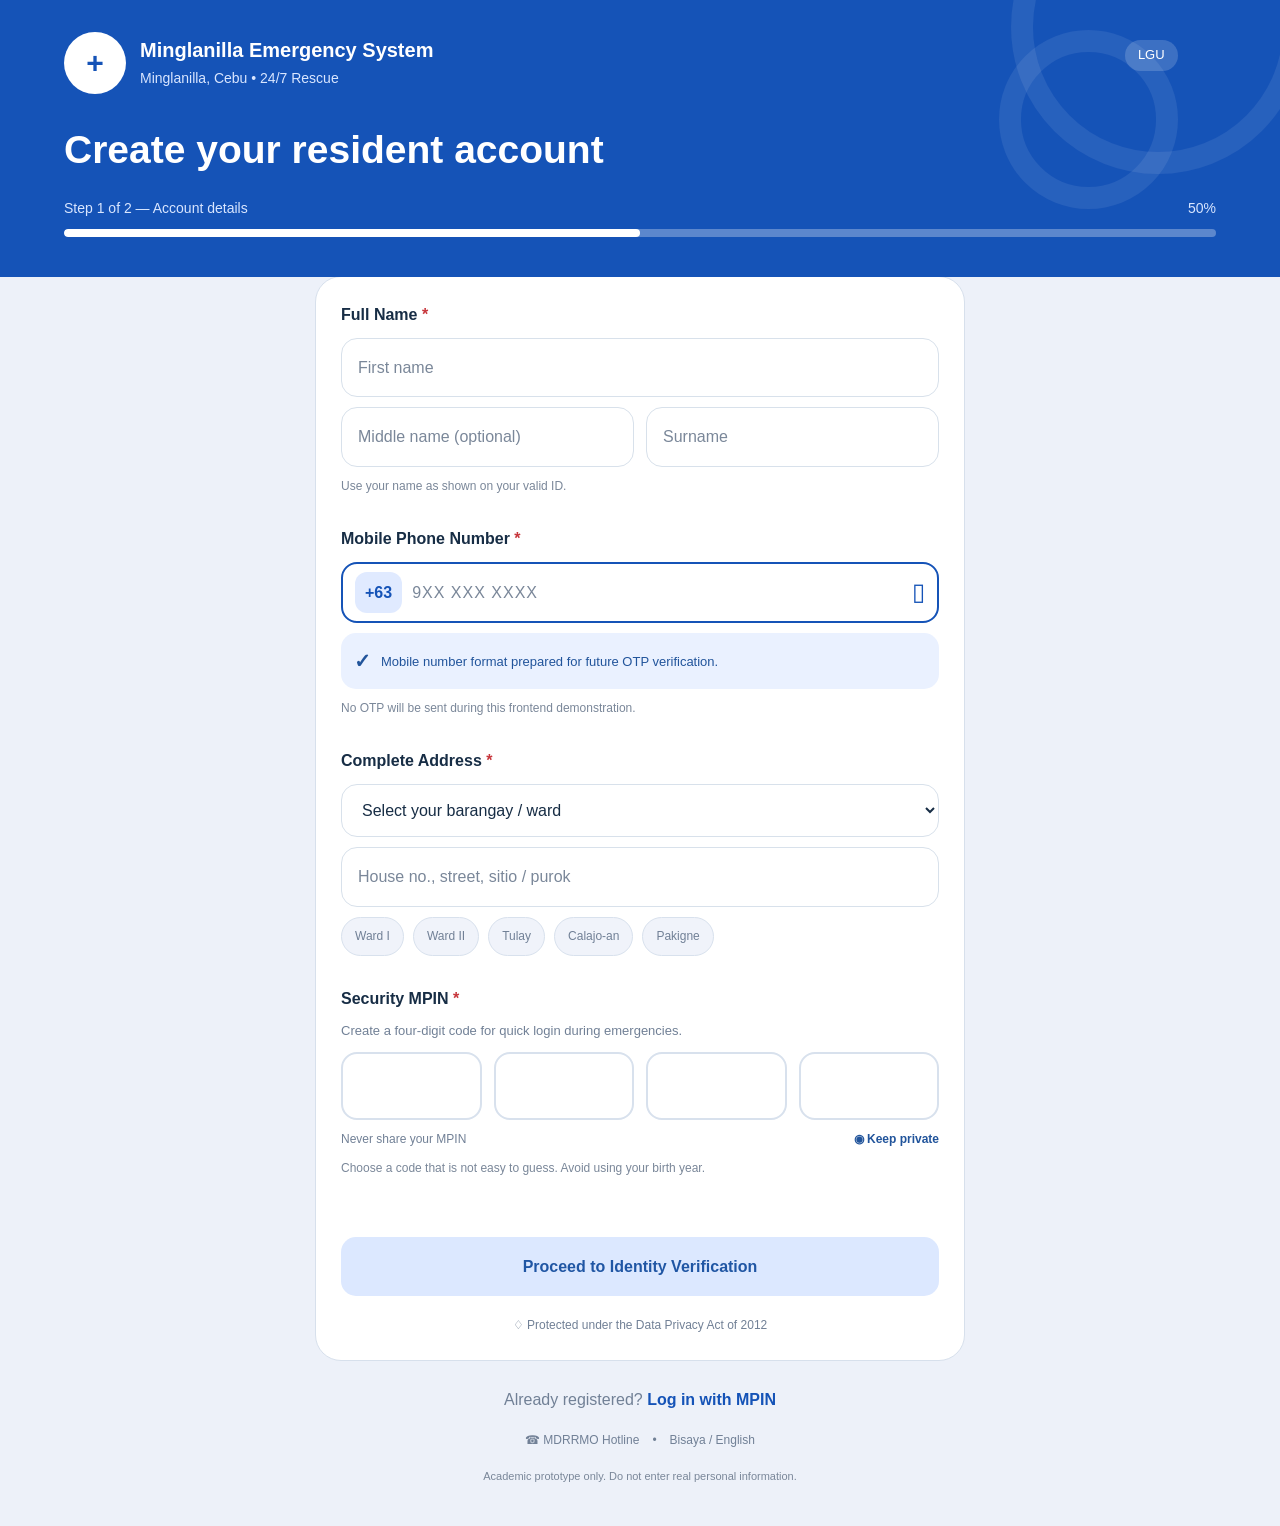
<file: Authentication/Register/register.html>
<!DOCTYPE html>
<html lang="en">
<head>
    <meta charset="UTF-8">
    <meta name="viewport" content="width=device-width, initial-scale=1.0">
    <title>Create Resident Account | EMRS</title>
    <link rel="stylesheet" href="../../shared/css/global.css">
    <link rel="stylesheet" href="register.css">
</head>
<body class="registration-page">

    <!-- ==================== REGISTRATION HEADER ==================== -->
    <header class="registration-header">
        <a href="../../Landing/index.html" class="auth-brand">
            <span class="brand-icon">+</span>
            <span class="brand-text">
                <strong>Minglanilla Emergency System</strong>
                <small>Minglanilla, Cebu • 24/7 Rescue</small>
            </span>
        </a>
        <span class="lgu-label">LGU</span>
        <div class="registration-heading">
            <h1>Create your resident account</h1>
            <div class="progress-label">
                <span>Step 1 of 2 — Account details</span>
                <span>50%</span>
            </div>
            <div class="progress-track">
                <span class="progress-half"></span>
            </div>
        </div>
    </header>

    <!-- ==================== REGISTRATION FORM ==================== -->
    <main class="registration-main">
        <form id="registerForm" class="registration-card" novalidate>
            <div class="form-section">
                <label for="firstName">Full Name <span class="required">*</span></label>
                <input type="text" id="firstName" name="firstName" placeholder="First name" autocomplete="given-name" required>
                <div class="name-row">
                    <input type="text" id="middleName" name="middleName" placeholder="Middle name (optional)" autocomplete="additional-name">
                    <input type="text" id="surname" name="surname" placeholder="Surname" autocomplete="family-name" required>
                </div>
                <small>Use your name as shown on your valid ID.</small>
            </div>

            <div class="form-section">
                <label for="mobile">Mobile Phone Number <span class="required">*</span></label>
                <div class="phone-field">
                    <span class="country-code">+63</span>
                    <input type="tel" id="mobile" name="mobile" placeholder="9XX XXX XXXX" inputmode="numeric" maxlength="10" autocomplete="tel-national" required>
                    <span class="phone-icon">▯</span>
                </div>
                <div class="info-banner">
                    <span class="info-symbol">✓</span>
                    <span>Mobile number format prepared for future OTP verification.</span>
                </div>
                <small>No OTP will be sent during this frontend demonstration.</small>
            </div>

            <div class="form-section">
                <label for="ward">Complete Address <span class="required">*</span></label>
                <select id="ward" name="ward" required>
                    <option value="">Select your barangay / ward</option>
                    <option value="Poblacion Ward I">Poblacion Ward I</option>
                    <option value="Poblacion Ward II">Poblacion Ward II</option>
                    <option value="Tulay">Tulay</option>
                    <option value="Calajo-an">Calajo-an</option>
                    <option value="Pakigne">Pakigne</option>
                    <option value="Other">Other / not listed</option>
                </select>
                <input type="text" id="address" name="address" placeholder="House no., street, sitio / purok" autocomplete="street-address" required>
                <div class="ward-options">
                    <button type="button" data-ward="Poblacion Ward I">Ward I</button>
                    <button type="button" data-ward="Poblacion Ward II">Ward II</button>
                    <button type="button" data-ward="Tulay">Tulay</button>
                    <button type="button" data-ward="Calajo-an">Calajo-an</button>
                    <button type="button" data-ward="Pakigne">Pakigne</button>
                </div>
            </div>

            <div class="form-section">
                <label>Security MPIN <span class="required">*</span></label>
                <p class="field-description">Create a four-digit code for quick login during emergencies.</p>
                <div class="mpin-inputs">
                    <input type="password" class="mpin-digit" inputmode="numeric" maxlength="1" aria-label="MPIN digit 1" required>
                    <input type="password" class="mpin-digit" inputmode="numeric" maxlength="1" aria-label="MPIN digit 2" required>
                    <input type="password" class="mpin-digit" inputmode="numeric" maxlength="1" aria-label="MPIN digit 3" required>
                    <input type="password" class="mpin-digit" inputmode="numeric" maxlength="1" aria-label="MPIN digit 4" required>
                </div>
                <div class="mpin-note">
                    <span>Never share your MPIN</span>
                    <strong>◉ Keep private</strong>
                </div>
                <small>Choose a code that is not easy to guess. Avoid using your birth year.</small>
                <p id="registerMessage" class="form-message" role="status" aria-live="polite"></p>
            </div>

            <button type="submit" class="primary-button">Proceed to Identity Verification</button>
            <p class="privacy-note">♢ Protected under the Data Privacy Act of 2012</p>
        </form>

        <div class="registration-footer">
            <p>Already registered? <a href="../Login/login.html">Log in with MPIN</a></p>
            <p class="footer-tools"><span>☎ MDRRMO Hotline</span><span>•</span><span>Bisaya / English</span></p>
            <p class="prototype-note">Academic prototype only. Do not enter real personal information.</p>
        </div>
    </main>

    <script src="register.js"></script>
</body>
</html>
</file>
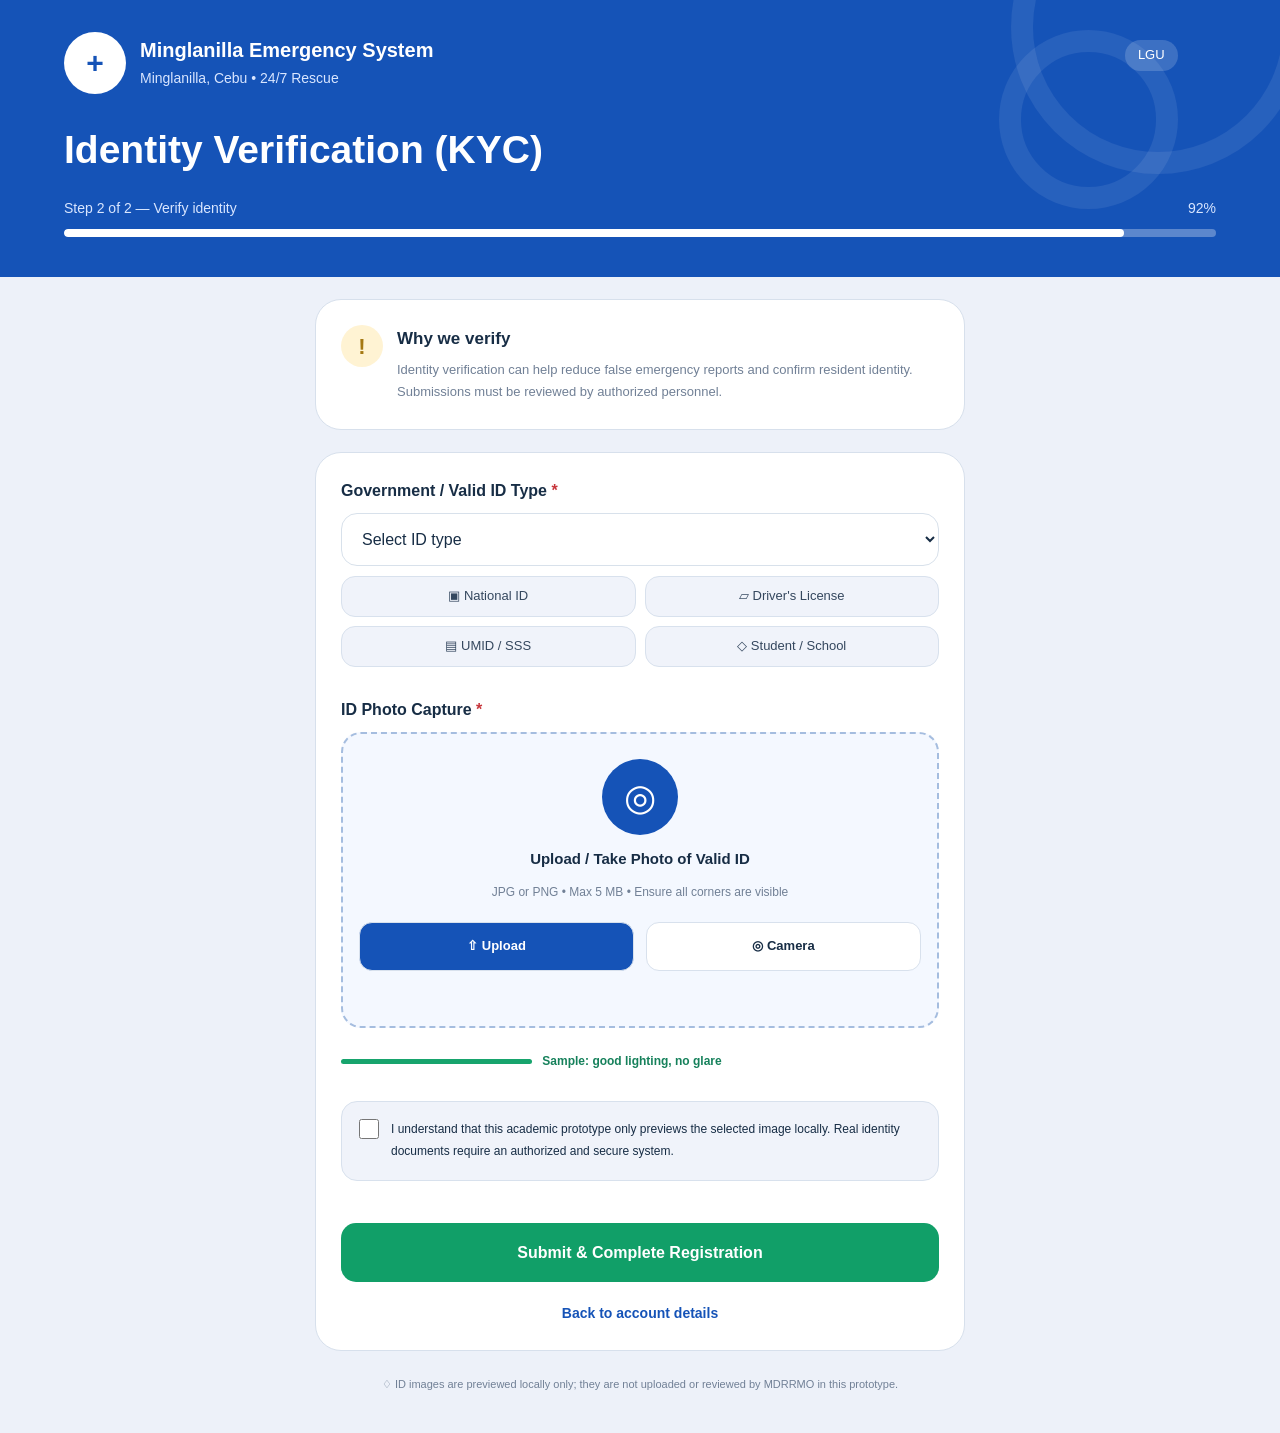
<file: Authentication/Register/verification.html>
<!DOCTYPE html>
<html lang="en">
<head>
    <meta charset="UTF-8">
    <meta name="viewport" content="width=device-width, initial-scale=1.0">
    <title>Identity Verification | EMRS</title>
    <link rel="stylesheet" href="../../shared/css/global.css">
    <link rel="stylesheet" href="register.css">
</head>
<body class="registration-page">

    <!-- ==================== VERIFICATION HEADER ==================== -->
    <header class="registration-header">
        <a href="../../Landing/index.html" class="auth-brand">
            <span class="brand-icon">+</span>
            <span class="brand-text">
                <strong>Minglanilla Emergency System</strong>
                <small>Minglanilla, Cebu • 24/7 Rescue</small>
            </span>
        </a>
        <span class="lgu-label">LGU</span>
        <div class="registration-heading">
            <h1>Identity Verification (KYC)</h1>
            <div class="progress-label">
                <span>Step 2 of 2 — Verify identity</span>
                <span>92%</span>
            </div>
            <div class="progress-track">
                <span class="progress-full"></span>
            </div>
        </div>
    </header>

    <main class="registration-main">
        <section class="why-verify">
            <span class="why-icon">!</span>
            <div>
                <h2>Why we verify</h2>
                <p>Identity verification can help reduce false emergency reports and confirm resident identity. Submissions must be reviewed by authorized personnel.</p>
            </div>
        </section>

        <form id="verificationForm" class="registration-card verification-card" novalidate>
            <div class="form-section">
                <label for="idType">Government / Valid ID Type <span class="required">*</span></label>
                <select id="idType" name="idType" required>
                    <option value="">Select ID type</option>
                    <option value="National ID (PhilSys)">National ID (PhilSys)</option>
                    <option value="Driver's License">Driver's License</option>
                    <option value="UMID / SSS">UMID / SSS</option>
                    <option value="Student / School ID">Student / School ID</option>
                    <option value="Passport">Passport</option>
                    <option value="Other valid ID">Other valid ID</option>
                </select>
                <div class="id-type-options">
                    <button type="button" data-id-type="National ID (PhilSys)">▣ National ID</button>
                    <button type="button" data-id-type="Driver's License">▱ Driver's License</button>
                    <button type="button" data-id-type="UMID / SSS">▤ UMID / SSS</button>
                    <button type="button" data-id-type="Student / School ID">◇ Student / School</button>
                </div>
            </div>

            <div class="form-section">
                <label for="idPhoto">ID Photo Capture <span class="required">*</span></label>
                <div class="upload-area">
                    <div class="camera-icon">◎</div>
                    <strong>Upload / Take Photo of Valid ID</strong>
                    <p>JPG or PNG • Max 5 MB • Ensure all corners are visible</p>
                    <div class="upload-actions">
                        <label for="idPhoto" class="upload-button">⇧ Upload</label>
                        <label for="idCamera" class="camera-button">◎ Camera</label>
                    </div>
                    <input type="file" id="idPhoto" accept="image/jpeg,image/png" hidden>
                    <input type="file" id="idCamera" accept="image/jpeg,image/png" capture="environment" hidden>
                    <img id="imagePreview" class="image-preview" alt="Selected ID preview" hidden>
                    <p id="fileMessage" class="form-message" role="status" aria-live="polite"></p>
                </div>
                <div class="sample-quality">
                    <span></span>
                    <strong>Sample: good lighting, no glare</strong>
                </div>
            </div>

            <label class="consent-box">
                <input type="checkbox" id="consent" required>
                <span>I understand that this academic prototype only previews the selected image locally. Real identity documents require an authorized and secure system.</span>
            </label>

            <p id="verificationMessage" class="form-message" role="status" aria-live="polite"></p>
            <button type="submit" class="submit-verification">Submit &amp; Complete Registration</button>
            <a href="register.html" class="back-link">Back to account details</a>
        </form>

        <p class="verification-footer">♢ ID images are previewed locally only; they are not uploaded or reviewed by MDRRMO in this prototype.</p>
    </main>

    <script src="register.js"></script>
</body>
</html>
</file>
<file: shared/css/global.css>
/* ==================== GLOBAL COLOR VARIABLES ==================== */

:root {
    --emrs-navy: #173C61;
    --emrs-red: #C94C4C;
    --emrs-teal: #299AAB;
    --emrs-background: #F5F9FA;
    --emrs-white: #FFFFFF;
}


/* ==================== GLOBAL RESET ==================== */

* {
    box-sizing: border-box;
    margin: 0;
    padding: 0;
}

html {
    scroll-behavior: smooth;
}

body {
    font-family: Arial, Helvetica, sans-serif;
    background-color: #ffffff;
    color: #24364b;
    line-height: 1.6;
}

a {
    text-decoration: none;
    color: inherit;
}


/* ==================== GLOBAL CONTAINER ==================== */

.container {
    width: 90%;
    max-width: 1400px;
    margin: 0 auto;
}


/* ==================== GLOBAL BUTTONS ==================== */

.button {
    min-width: 150px;
    padding: 13px 24px;
    border: 1px solid #173c61;
    border-radius: 8px;

    display: inline-flex;
    justify-content: center;
    align-items: center;

    font-size: 14px;
    font-weight: bold;
    text-align: center;
    cursor: pointer;
}


/* ==================== PRIMARY BUTTON ==================== */

.button-primary {
    background-color: #173c61;
    color: #ffffff;
}


/* ==================== SECONDARY BUTTON ==================== */

.button-secondary {
    background-color: #ffffff;
    color: #173c61;
}


/* ==================== GLOBAL BUTTON HOVER EFFECTS ==================== */

.button-primary:hover {
    background-color: #24547e;
    border-color: var(--emrs-red);
}

.button-secondary:hover {
    background-color: #f0f6f8;
    border-color: var(--emrs-red);
}


/* ==================== GLOBAL SECTION LABEL ==================== */

.section-label {
    margin-bottom: 12px;
    color: #299aab;
    font-size: 12px;
    font-weight: bold;
    letter-spacing: 2px;
}
</file>
<file: Admin/admin-dashboard.css>
/* ==================== ADMIN COLOR VARIABLES ==================== */

:root {
    --admin-navy-dark: #0f2a45;
    --admin-border: #dfe6ec;
    --admin-muted: #6b7a8c;
    --admin-text: #24364b;
    --admin-success-bg: #ddf1e8;
    --admin-success-text: #2f7d63;
    --admin-warning-bg: #fbefdc;
    --admin-warning-text: #a8691a;
    --admin-danger-bg: #fde5e5;
    --admin-danger-text: #b03a3a;
    --admin-info-bg: #e3f2f5;
    --admin-info-text: #1f7d8c;
}


/* ==================== PAGE BASE ==================== */

body.admin-page {
    min-height: 100vh;
    background-color: var(--emrs-background);
    color: var(--admin-text);
    font-size: 14px;
}

.admin-page button,
.admin-page input,
.admin-page select,
.admin-page textarea {
    font: inherit;
}

.admin-page button {
    cursor: pointer;
}


/* ==================== TOP BAR ==================== */

.admin-topbar {
    padding: 0 28px;
    min-height: 68px;

    display: flex;
    align-items: center;
    flex-wrap: wrap;
    gap: 12px 18px;

    background-color: var(--emrs-navy);
    color: var(--emrs-white);
}

.admin-brand {
    display: flex;
    align-items: center;
    gap: 11px;
}

.admin-brand-icon {
    width: 38px;
    height: 38px;

    display: flex;
    justify-content: center;
    align-items: center;

    background-color: var(--emrs-teal);
    color: var(--emrs-white);
    border-radius: 10px;

    font-size: 19px;
    font-weight: bold;
}

.admin-brand-text {
    display: flex;
    flex-direction: column;
    line-height: 1.25;
}

.admin-brand-text strong {
    font-size: 16px;
    letter-spacing: 1px;
}

.admin-brand-text small {
    color: #a9c3da;
    font-size: 11px;
}


/* ==================== TAB NAVIGATION ==================== */

.admin-tabs {
    flex: 1 1 auto;

    display: flex;
    align-items: stretch;
    flex-wrap: wrap;
    gap: 2px;
}

.admin-tab {
    min-height: 68px;
    padding: 0 10px;

    display: flex;
    align-items: center;
    gap: 6px;

    background: transparent;
    border: none;
    border-bottom: 3px solid transparent;

    color: #c5d6e6;
    font-size: 12px;
    font-weight: 600;
}

.admin-tab:hover {
    color: var(--emrs-white);
    background-color: rgba(255, 255, 255, 0.06);
}

.admin-tab.active {
    color: var(--emrs-white);
    border-bottom-color: var(--emrs-teal);
}

.tab-count {
    min-width: 20px;
    height: 20px;
    padding: 0 6px;

    display: flex;
    justify-content: center;
    align-items: center;

    background-color: var(--emrs-red);
    color: var(--emrs-white);
    border-radius: 10px;

    font-size: 11px;
    font-weight: bold;
}

.tab-count.is-empty {
    display: none;
}


/* ==================== ADMIN USER ==================== */

.admin-user {
    display: flex;
    align-items: center;
    gap: 10px;
}

.admin-user-avatar {
    width: 36px;
    height: 36px;

    display: flex;
    justify-content: center;
    align-items: center;

    background-color: rgba(255, 255, 255, 0.14);
    border-radius: 50%;

    font-size: 12px;
    font-weight: bold;
}

.admin-user-text {
    display: flex;
    flex-direction: column;
    line-height: 1.3;
}

.admin-user-text strong {
    font-size: 12px;
}

.admin-user-text small {
    color: #a9c3da;
    font-size: 11px;
}

.admin-signout {
    padding: 7px 14px;

    border: 1px solid rgba(255, 255, 255, 0.35);
    border-radius: 8px;

    font-size: 12px;
    font-weight: bold;
}

.admin-signout:hover {
    border-color: var(--emrs-red);
    background-color: rgba(201, 76, 76, 0.18);
}


/* ==================== PROTOTYPE NOTICE ==================== */

.prototype-notice {
    padding: 9px 28px;

    display: flex;
    align-items: center;
    flex-wrap: wrap;
    gap: 4px 12px;

    background-color: var(--admin-warning-bg);
    border-bottom: 1px solid #f0dcbc;
    color: var(--admin-warning-text);

    font-size: 12px;
}


/* ==================== MAIN CONTENT ==================== */

.admin-main {
    width: 94%;
    max-width: 1400px;
    margin: 0 auto;
    padding: 28px 0 56px;
}

.admin-view {
    display: none;
}

.admin-view.active {
    display: block;
}


/* ==================== VIEW HEADING ==================== */

.view-heading {
    margin-bottom: 22px;

    display: flex;
    justify-content: space-between;
    align-items: flex-end;
    flex-wrap: wrap;
    gap: 16px;
}

.view-heading h1 {
    margin-bottom: 4px;
    color: var(--emrs-navy);
    font-size: 26px;
    line-height: 1.25;
}

.view-heading .section-label {
    margin-bottom: 6px;
}

.view-description {
    max-width: 640px;
    color: var(--admin-muted);
    font-size: 13px;
}

.list-title {
    margin: 24px 0 10px;
    color: var(--emrs-navy);
    font-size: 15px;
}


/* ==================== STAT CARDS ==================== */

.stat-cards {
    margin-bottom: 22px;

    display: flex;
    align-items: stretch;
    flex-wrap: wrap;
    gap: 14px;
}

.stat-card {
    flex: 1 1 190px;
    padding: 18px 20px;

    display: flex;
    flex-direction: column;
    gap: 2px;

    background-color: var(--emrs-white);
    border: 1px solid var(--admin-border);
    border-top: 4px solid var(--emrs-teal);
    border-radius: 12px;
}

.stat-card.stat-navy {
    border-top-color: var(--emrs-navy);
}

.stat-card.stat-red {
    border-top-color: var(--emrs-red);
}

.stat-card.stat-orange {
    border-top-color: #d9953a;
}

.stat-card strong {
    color: var(--emrs-navy);
    font-size: 28px;
    line-height: 1.2;
}

.stat-card span {
    color: var(--admin-text);
    font-size: 13px;
    font-weight: 600;
}

.stat-card small {
    color: var(--admin-muted);
    font-size: 12px;
}


/* ==================== OVERVIEW COLUMNS ==================== */

.overview-columns {
    display: flex;
    align-items: flex-start;
    flex-wrap: wrap;
    gap: 18px;
}

.overview-column {
    display: flex;
    flex-direction: column;
    gap: 18px;
}

.overview-column-main {
    flex: 2 1 520px;
    min-width: 0;
}

.overview-column-side {
    flex: 1 1 340px;
    min-width: 0;
}


/* ==================== PANELS ==================== */

.panel {
    padding: 20px 22px;

    background-color: var(--emrs-white);
    border: 1px solid var(--admin-border);
    border-radius: 14px;
}

.panel-heading {
    margin-bottom: 14px;

    display: flex;
    justify-content: space-between;
    align-items: center;
    flex-wrap: wrap;
    gap: 8px;
}

.panel-heading h2 {
    color: var(--emrs-navy);
    font-size: 16px;
}

.panel-note {
    color: var(--admin-muted);
    font-size: 12px;
}

.panel-subheading {
    margin: 18px 0 10px;
    color: var(--admin-muted);
    font-size: 12px;
    font-weight: bold;
    letter-spacing: 1px;
    text-transform: uppercase;
}

.link-button {
    padding: 0;

    background: none;
    border: none;

    color: var(--emrs-teal);
    font-size: 12px;
    font-weight: bold;
}

.link-button:hover {
    text-decoration: underline;
}


/* ==================== ATTENTION LIST ==================== */

.attention-list {
    display: flex;
    flex-direction: column;
    gap: 10px;
}

.attention-item {
    padding: 14px 16px;

    display: flex;
    align-items: center;
    flex-wrap: wrap;
    gap: 10px 14px;

    background-color: var(--emrs-background);
    border: 1px solid var(--admin-border);
    border-radius: 10px;
}

.attention-text {
    flex: 1 1 220px;

    display: flex;
    flex-direction: column;
}

.attention-text strong {
    color: var(--emrs-navy);
    font-size: 14px;
}

.attention-text small {
    color: var(--admin-muted);
    font-size: 12px;
}

.empty-state {
    padding: 22px;

    background-color: var(--emrs-background);
    border: 1px dashed var(--admin-border);
    border-radius: 10px;

    color: var(--admin-muted);
    font-size: 13px;
    text-align: center;
}


/* ==================== OPERATIONAL SNAPSHOT ==================== */

.snapshot-numbers {
    display: flex;
    flex-wrap: wrap;
    gap: 10px;
}

.snapshot-number {
    flex: 1 1 130px;
    padding: 12px 14px;

    display: flex;
    flex-direction: column;

    background-color: var(--emrs-background);
    border-radius: 10px;
}

.snapshot-number strong {
    color: var(--emrs-navy);
    font-size: 20px;
    line-height: 1.3;
}

.snapshot-number span {
    color: var(--admin-muted);
    font-size: 12px;
}

.category-bars {
    display: flex;
    flex-direction: column;
    gap: 10px;
}

.category-row {
    display: flex;
    align-items: center;
    gap: 10px;
}

.category-name {
    flex: 0 0 70px;
    font-size: 12px;
    font-weight: 600;
}

.category-track {
    flex: 1 1 auto;
    height: 10px;

    background-color: #e8eef2;
    border-radius: 5px;
    overflow: hidden;
}

.category-fill {
    height: 100%;
    background-color: var(--emrs-teal);
    border-radius: 5px;
}

.category-fill.fill-red {
    background-color: var(--emrs-red);
}

.category-fill.fill-navy {
    background-color: var(--emrs-navy);
}

.category-fill.fill-orange {
    background-color: #d9953a;
}

.category-value {
    flex: 0 0 34px;

    color: var(--admin-muted);
    font-size: 12px;
    text-align: right;
}

.restriction-note {
    margin-top: 16px;
    padding: 11px 13px;

    background-color: var(--admin-info-bg);
    border-left: 3px solid var(--emrs-teal);
    border-radius: 6px;

    color: var(--admin-info-text);
    font-size: 12px;
}


/* ==================== SYSTEM STATUS ==================== */

.status-list {
    list-style: none;

    display: flex;
    flex-direction: column;
    gap: 10px;
}

.status-list li {
    display: flex;
    align-items: center;
    gap: 10px;

    font-size: 13px;
}

.status-list li span:nth-child(2) {
    flex: 1 1 auto;
}

.status-list em {
    color: var(--admin-muted);
    font-size: 12px;
    font-style: normal;
}

.status-dot {
    width: 10px;
    height: 10px;
    flex: 0 0 10px;
    border-radius: 50%;
}

.status-dot-ok {
    background-color: #4aa88b;
}

.status-dot-idle {
    background-color: #b9c4cf;
}


/* ==================== TOOLBAR ==================== */

.toolbar {
    margin-bottom: 14px;

    display: flex;
    align-items: center;
    flex-wrap: wrap;
    gap: 10px;
}

.toolbar-search {
    flex: 1 1 280px;
}

.toolbar-search,
.toolbar-select,
.form-field input,
.form-field select,
.form-field textarea {
    min-height: 40px;
    padding: 8px 12px;

    background-color: var(--emrs-white);
    border: 1px solid var(--admin-border);
    border-radius: 8px;

    color: var(--admin-text);
    font-size: 13px;
}

.toolbar-search:focus,
.toolbar-select:focus,
.form-field input:focus,
.form-field select:focus,
.form-field textarea:focus {
    outline: none;
    border-color: var(--emrs-teal);
}


/* ==================== RECORD LIST ==================== */

.record-list {
    display: flex;
    flex-direction: column;
    gap: 8px;
}

.record-row {
    padding: 14px 18px;

    display: flex;
    align-items: center;
    flex-wrap: wrap;
    gap: 10px 16px;

    background-color: var(--emrs-white);
    border: 1px solid var(--admin-border);
    border-radius: 10px;
}

.record-avatar {
    width: 38px;
    height: 38px;
    flex: 0 0 38px;

    display: flex;
    justify-content: center;
    align-items: center;

    background-color: var(--admin-info-bg);
    color: var(--admin-info-text);
    border-radius: 50%;

    font-size: 12px;
    font-weight: bold;
}

.record-main {
    flex: 2 1 220px;
    min-width: 0;

    display: flex;
    flex-direction: column;
}

.record-main strong {
    color: var(--emrs-navy);
    font-size: 14px;
}

.record-main small {
    color: var(--admin-muted);
    font-size: 12px;
}

.record-detail {
    flex: 1 1 140px;
    min-width: 0;

    display: flex;
    flex-direction: column;
}

.record-detail span {
    color: var(--admin-muted);
    font-size: 11px;
    letter-spacing: 0.5px;
    text-transform: uppercase;
}

.record-detail strong {
    font-size: 13px;
    font-weight: 600;
}

.record-badges {
    flex: 1 1 200px;

    display: flex;
    align-items: center;
    flex-wrap: wrap;
    gap: 6px;
}

.record-actions {
    flex: 0 1 auto;

    display: flex;
    align-items: center;
    flex-wrap: wrap;
    justify-content: flex-end;
    gap: 8px;
}


/* ==================== BADGES ==================== */

.badge {
    padding: 3px 10px;

    border-radius: 12px;

    font-size: 11px;
    font-weight: bold;
    white-space: nowrap;
}

.badge-active,
.badge-verified,
.badge-approved {
    background-color: var(--admin-success-bg);
    color: var(--admin-success-text);
}

.badge-pending {
    background-color: var(--admin-warning-bg);
    color: var(--admin-warning-text);
}

.badge-suspended,
.badge-rejected {
    background-color: var(--admin-danger-bg);
    color: var(--admin-danger-text);
}

.badge-type {
    background-color: var(--admin-info-bg);
    color: var(--admin-info-text);
}


/* ==================== SMALL BUTTONS ==================== */

.small-button {
    min-height: 34px;
    padding: 6px 14px;

    background-color: var(--emrs-white);
    border: 1px solid var(--emrs-navy);
    border-radius: 8px;

    color: var(--emrs-navy);
    font-size: 12px;
    font-weight: bold;
}

.small-button:hover {
    background-color: #f0f6f8;
}

.small-button-primary {
    background-color: var(--emrs-navy);
    color: var(--emrs-white);
}

.small-button-primary:hover {
    background-color: #24547e;
}

.small-button-danger {
    border-color: var(--emrs-red);
    color: var(--emrs-red);
}

.small-button-danger:hover {
    background-color: var(--admin-danger-bg);
}


/* ==================== LOG LIST ==================== */

.log-list {
    display: flex;
    flex-direction: column;
}

.log-item {
    padding: 11px 0;

    display: flex;
    align-items: baseline;
    flex-wrap: wrap;
    gap: 6px 14px;

    border-bottom: 1px solid #edf1f4;
}

.log-item:last-child {
    border-bottom: none;
}

.log-time {
    flex: 0 0 130px;
    color: var(--admin-muted);
    font-size: 12px;
}

.log-text {
    flex: 1 1 260px;
    font-size: 13px;
}


/* ==================== SETTINGS ==================== */

.settings-columns {
    display: flex;
    align-items: flex-start;
    flex-wrap: wrap;
    gap: 18px;
}

.settings-panel {
    flex: 1 1 420px;
    min-width: 0;
}

.setting-row {
    padding: 14px 0;

    display: flex;
    justify-content: space-between;
    align-items: center;
    gap: 16px;

    border-bottom: 1px solid #edf1f4;
}

.setting-row input[type="checkbox"] {
    width: 20px;
    height: 20px;
    flex: 0 0 20px;
    accent-color: var(--emrs-teal);
}

.setting-text {
    display: flex;
    flex-direction: column;
}

.setting-text strong {
    font-size: 14px;
}

.setting-text small {
    color: var(--admin-muted);
    font-size: 12px;
}

.setting-row-locked {
    opacity: 0.85;
}

.settings-actions {
    padding-top: 18px;

    display: flex;
    justify-content: flex-end;
}

.info-list {
    list-style: none;

    display: flex;
    flex-direction: column;
}

.info-list li {
    padding: 12px 0;

    display: flex;
    justify-content: space-between;
    flex-wrap: wrap;
    gap: 4px 16px;

    border-bottom: 1px solid #edf1f4;
    font-size: 13px;
}

.info-list li:last-child {
    border-bottom: none;
}

.info-list span {
    color: var(--admin-muted);
}

.info-list strong {
    text-align: right;
}


/* ==================== MODAL ==================== */

.modal-overlay {
    position: fixed;
    top: 0;
    right: 0;
    bottom: 0;
    left: 0;
    z-index: 50;
    padding: 20px;

    display: flex;
    justify-content: center;
    align-items: center;

    background-color: rgba(15, 42, 69, 0.55);
}

.modal-overlay[hidden] {
    display: none;
}

.modal {
    width: 100%;
    max-width: 520px;
    max-height: 90vh;

    display: flex;
    flex-direction: column;

    background-color: var(--emrs-white);
    border-radius: 14px;
    overflow: hidden;
}

.modal-header {
    padding: 18px 22px;

    display: flex;
    justify-content: space-between;
    align-items: center;
    gap: 12px;

    border-bottom: 1px solid var(--admin-border);
}

.modal-header h2 {
    color: var(--emrs-navy);
    font-size: 18px;
}

.modal-close {
    width: 32px;
    height: 32px;

    background: none;
    border: none;
    border-radius: 8px;

    color: var(--admin-muted);
    font-size: 24px;
    line-height: 1;
}

.modal-close:hover {
    background-color: var(--emrs-background);
}

.modal-body {
    padding: 20px 22px;
    overflow-y: auto;
}

.modal-footer {
    padding: 14px 22px;

    display: flex;
    justify-content: flex-end;
    flex-wrap: wrap;
    gap: 10px;

    background-color: var(--emrs-background);
    border-top: 1px solid var(--admin-border);
}


/* ==================== FORM FIELDS ==================== */

.form-field {
    margin-bottom: 14px;

    display: flex;
    flex-direction: column;
    gap: 5px;
}

.form-field label {
    font-size: 12px;
    font-weight: bold;
}

.form-field textarea {
    min-height: 80px;
    resize: vertical;
}

.form-hint {
    color: var(--admin-muted);
    font-size: 12px;
}

.form-error {
    min-height: 18px;
    color: var(--admin-danger-text);
    font-size: 12px;
}


/* ==================== DOCUMENT PREVIEW ==================== */

.document-preview {
    min-height: 150px;
    margin: 12px 0;

    display: flex;
    flex-direction: column;
    justify-content: center;
    align-items: center;
    gap: 4px;

    background-color: var(--emrs-background);
    border: 2px dashed #c4d2dc;
    border-radius: 10px;

    color: var(--admin-muted);
    font-size: 12px;
    text-align: center;
}

.document-preview strong {
    color: var(--emrs-navy);
    font-size: 14px;
}

.detail-list {
    list-style: none;

    display: flex;
    flex-direction: column;
}

.detail-list li {
    padding: 8px 0;

    display: flex;
    justify-content: space-between;
    gap: 16px;

    border-bottom: 1px solid #edf1f4;
    font-size: 13px;
}

.detail-list span {
    color: var(--admin-muted);
}


/* ==================== TOAST ==================== */

.toast {
    position: fixed;
    right: 24px;
    bottom: 24px;
    z-index: 60;
    max-width: 340px;
    padding: 12px 18px;

    background-color: var(--emrs-navy);
    border-left: 4px solid var(--emrs-teal);
    border-radius: 8px;

    color: var(--emrs-white);
    font-size: 13px;

    opacity: 0;
    pointer-events: none;
    transform: translateY(10px);
    transition: opacity 0.2s ease, transform 0.2s ease;
}

.toast.show {
    opacity: 1;
    transform: translateY(0);
}
</file>
<file: Personnel/personnel-dashboard.css>
/* ==================== DASHBOARD RESET ==================== */

* {
    box-sizing: border-box;
}

html {
    scroll-behavior: smooth;
}

body {
    margin: 0;
    background-color: #f3f5fa;
    color: #252936;
    font-family: Arial, Helvetica, sans-serif;
    font-size: 13px;
    line-height: 1.5;
}

button,
input {
    font: inherit;
}

button {
    cursor: pointer;
}

a {
    color: inherit;
    text-decoration: none;
}


/* ==================== MAIN DASHBOARD LAYOUT ==================== */

.dashboard-layout {
    min-height: 100vh;
    display: flex;
    align-items: stretch;
    background-color: #f3f5fa;
}


/* ==================== SIDEBAR ==================== */

.sidebar {
    flex: 0 0 240px;
    width: 240px;
    min-height: 100vh;
    padding: 17px 16px;

    display: flex;
    flex-direction: column;

    background-color: #ffffff;
    border-right: 1px solid #e3e7ee;
}


/* ==================== SIDEBAR BRAND ==================== */

.sidebar-brand {
    min-height: 43px;
    margin: 0 4px 20px;

    display: flex;
    align-items: center;
    gap: 11px;
}

.brand-icon {
    width: 39px;
    height: 39px;
    flex: 0 0 39px;

    display: flex;
    justify-content: center;
    align-items: center;

    background-color: #191d2b;
    color: #ffffff;
    border-radius: 13px;
}

.brand-icon span {
    width: 20px;
    height: 20px;

    display: flex;
    justify-content: center;
    align-items: center;

    border: 2px solid #ffffff;
    border-radius: 6px;

    font-size: 17px;
    font-weight: bold;
    line-height: 1;
}

.brand-text {
    display: flex;
    flex-direction: column;
    min-width: 0;
    line-height: 1.4;
}

.brand-text strong {
    color: #242735;
    font-size: 15px;
    font-weight: 700;
    letter-spacing: 0.2px;
}

.brand-text small {
    color: #929aaa;
    font-size: 11px;
}


/* ==================== SIDEBAR NAVIGATION ==================== */

.sidebar-navigation {
    display: flex;
    flex-direction: column;
    gap: 3px;
}

.nav-link {
    min-height: 43px;
    padding: 10px 12px;

    display: flex;
    align-items: center;
    gap: 12px;

    color: #687182;
    border-radius: 9px;

    font-size: 13px;
    font-weight: 600;
    transition: background-color 0.2s ease, color 0.2s ease;
}

.nav-link:hover {
    background-color: #f2f5f9;
    color: #173c61;
}

.nav-link.active {
    background-color: #191d2b;
    color: #ffffff;
}

.nav-icon {
    width: 17px;
    flex: 0 0 17px;

    display: inline-flex;
    justify-content: center;
    align-items: center;

    font-size: 19px;
    font-weight: bold;
}

.nav-count {
    width: 20px;
    height: 20px;
    margin-left: auto;

    display: flex;
    justify-content: center;
    align-items: center;

    background-color: #e94b61;
    color: #ffffff;
    border-radius: 50%;

    font-size: 11px;
    font-weight: bold;
}


/* ==================== SYSTEM STATUS ==================== */

.system-status {
    margin-top: 14px;
    padding: 13px 12px;

    background-color: #f5f7fa;
    border: 1px solid #e4e8ef;
    border-radius: 13px;
}

.system-status-heading {
    display: flex;
    align-items: center;
    gap: 10px;
}

.online-indicator {
    width: 29px;
    height: 29px;
    flex: 0 0 29px;

    background-color: #d9f0e6;
    border: 7px solid #e7f6ef;
    border-radius: 50%;
    box-shadow: inset 0 0 0 2px #4aa88b;
}

.system-status-heading div {
    display: flex;
    flex-direction: column;
    gap: 2px;
}

.system-status-heading strong {
    color: #303544;
    font-size: 12px;
    font-weight: 600;
}

.system-status-heading small {
    color: #8993a3;
    font-size: 10px;
}

.system-status > p {
    margin: 10px 0 0;
    color: #8b95a5;
    font-size: 10px;
    line-height: 1.6;
}


/* ==================== PERSONNEL PROFILE ==================== */

.personnel-profile {
    margin-top: 15px;
    padding: 0 4px;

    display: flex;
    align-items: center;
    gap: 10px;
}

.profile-avatar {
    width: 36px;
    height: 36px;
    flex: 0 0 36px;

    display: flex;
    justify-content: center;
    align-items: center;

    background-color: #e2ebfa;
    color: #4778c7;
    border-radius: 50%;

    font-size: 12px;
    font-weight: bold;
}

.profile-details {
    display: flex;
    flex-direction: column;
    gap: 2px;
}

.profile-details strong {
    color: #303544;
    font-size: 12px;
}

.profile-details small {
    color: #8993a3;
    font-size: 11px;
}


/* ==================== MAIN CONTENT ==================== */

.dashboard-main {
    flex: 1 1 auto;
    min-width: 0;
}


/* ==================== TOP HEADER ==================== */

.top-header {
    min-height: 86px;
    padding: 15px 24px;

    display: flex;
    justify-content: space-between;
    align-items: center;
    flex-wrap: wrap;
    gap: 16px;

    background-color: #ffffff;
    border-bottom: 1px solid #e3e7ee;
}

.header-title h1 {
    margin: 0 0 2px;
    color: #252936;
    font-size: 21px;
    font-weight: 700;
    line-height: 1.4;
}

.header-title p {
    margin: 0;
    color: #929aaa;
    font-size: 12px;
}

.header-actions {
    display: flex;
    justify-content: flex-end;
    align-items: center;
    flex-wrap: wrap;
    gap: 10px;
}


/* ==================== SEARCH BAR ==================== */

.search-form {
    width: 260px;
    min-height: 40px;
    padding: 0 12px;

    display: flex;
    align-items: center;
    gap: 9px;

    background-color: #f5f6fa;
    border: 1px solid #e2e6ee;
    border-radius: 9px;
}

.search-symbol {
    color: #242936;
    font-size: 24px;
    font-weight: bold;
    line-height: 1;
    transform: rotate(-20deg);
}

.search-form input {
    width: 100%;
    min-width: 0;
    padding: 9px 0;

    background: transparent;
    border: none;
    outline: none;

    color: #303544;
    font-size: 12px;
}

.search-form input::placeholder {
    color: #929aaa;
}


/* ==================== HEADER BUTTONS ==================== */

.icon-button {
    width: 40px;
    height: 40px;
    position: relative;

    display: flex;
    justify-content: center;
    align-items: center;

    background-color: #f5f6fa;
    border: 1px solid #e2e6ee;
    border-radius: 9px;

    color: #626d7f;
    font-size: 22px;
}

.icon-button:hover {
    background-color: #eaf0f7;
}

.notification-dot {
    position: absolute;
    top: 8px;
    right: 8px;

    width: 6px;
    height: 6px;

    background-color: #e94b61;
    border: 1px solid #ffffff;
    border-radius: 50%;
}

.new-dispatch-button {
    min-height: 40px;
    padding: 0 16px;

    display: inline-flex;
    justify-content: center;
    align-items: center;
    gap: 9px;

    background-color: #191d2b;
    color: #ffffff;
    border: 1px solid #191d2b;
    border-radius: 9px;

    font-size: 12px;
    font-weight: 600;
}

.new-dispatch-button:hover {
    background-color: #173c61;
}

.new-dispatch-button span {
    font-size: 22px;
    line-height: 1;
}


/* ==================== DASHBOARD CONTENT ==================== */

.dashboard-content {
    padding: 21px 24px 15px;
}


/* ==================== SUMMARY CARDS ==================== */

.summary-cards {
    display: flex;
    align-items: stretch;
    flex-wrap: wrap;
    gap: 12px;
    margin-bottom: 16px;
}

.summary-card {
    flex: 1 1 165px;
    min-width: 0;
    min-height: 94px;
    padding: 16px;

    display: flex;
    align-items: center;
    gap: 13px;

    background-color: #ffffff;
    border: 1px solid #e1e6ee;
    border-radius: 15px;
}

.summary-icon {
    width: 42px;
    height: 42px;
    flex: 0 0 42px;

    display: flex;
    justify-content: center;
    align-items: center;

    border-radius: 10px;
    font-size: 23px;
    font-weight: bold;
}

.icon-red {
    background-color: #fde5e9;
    color: #e94b61;
}

.icon-blue {
    background-color: #e3ebfb;
    color: #4778c7;
}

.icon-green {
    background-color: #ddf1e8;
    color: #3b9177;
}

.icon-orange {
    background-color: #fbefdc;
    color: #c78332;
}

.summary-information {
    min-width: 0;
}

.summary-information > strong {
    display: block;
    margin-bottom: 1px;

    color: #252936;
    font-size: 21px;
    font-weight: 700;
    line-height: 1.15;
}

.summary-information p {
    margin: 0 0 2px;
    color: #353947;
    font-size: 12px;
    font-weight: 600;
}

.summary-information small {
    display: block;
    color: #929aaa;
    font-size: 11px;
}


/* ==================== MAIN WORKSPACE ==================== */

.dashboard-workspace {
    display: flex;
    align-items: flex-start;
    gap: 16px;
}

.map-column {
    flex: 1 1 0;
    min-width: 0;
}

.panel {
    background-color: #ffffff;
    border: 1px solid #e1e6ee;
    border-radius: 16px;
}


/* ==================== PANEL HEADINGS ==================== */

.panel-heading {
    min-height: 68px;
    padding: 13px 16px;

    display: flex;
    justify-content: space-between;
    align-items: center;
    gap: 12px;

    border-bottom: 1px solid #e8ebf1;
}

.panel-heading h2 {
    margin: 0;
    color: #303442;
    font-size: 14px;
    font-weight: 700;
}

.panel-heading p {
    margin: 3px 0 0;
    color: #929aaa;
    font-size: 11px;
}

.map-controls {
    display: flex;
    align-items: center;
    gap: 9px;
}

.live-badge {
    padding: 5px 10px;

    display: inline-flex;
    align-items: center;
    gap: 6px;

    background-color: #e0f2e9;
    color: #3c8e73;
    border-radius: 20px;

    font-size: 11px;
    font-weight: 600;
}

.live-badge span {
    width: 6px;
    height: 6px;
    background-color: #40a786;
    border-radius: 50%;
}

.secondary-button {
    min-height: 34px;
    padding: 7px 11px;

    background-color: #f5f6fa;
    color: #303544;
    border: 1px solid #e1e6ee;
    border-radius: 8px;

    font-size: 11px;
    font-weight: 600;
}

.secondary-button:hover {
    background-color: #eaf0f7;
}


/* ==================== ILLUSTRATIVE INCIDENT MAP ==================== */

.incident-map {
    height: 515px;
    position: relative;
    overflow: hidden;

    background-color: #e8eee7;
    isolation: isolate;
}

.map-water {
    position: absolute;
    top: -8%;
    right: -4%;

    width: 23%;
    height: 42%;

    background-color: #d0e3f0;
    border-radius: 0 0 0 70%;
}

.map-park {
    position: absolute;
    bottom: -4%;
    left: -3%;

    width: 26%;
    height: 29%;

    background-color: #d7e6d4;
    border-radius: 0 25px 0 0;
}

.map-block {
    position: absolute;
    background-color: rgba(255, 255, 255, 0.25);
    border: 1px solid rgba(255, 255, 255, 0.4);
}

.block-one {
    top: 5%;
    left: 19%;
    width: 25%;
    height: 18%;
}

.block-two {
    top: 31%;
    left: 4%;
    width: 15%;
    height: 15%;
}

.block-three {
    top: 52%;
    left: 47%;
    width: 19%;
    height: 17%;
}

.block-four {
    top: 7%;
    left: 55%;
    width: 19%;
    height: 16%;
}


/* ==================== MAP ROADS ==================== */

.map-road {
    position: absolute;
    z-index: 1;
    background-color: #ffffff;
}

.road-horizontal {
    left: -4%;
    width: 112%;
    height: 12px;

    border-top: 3px dashed #d8dde3;
    border-bottom: 3px dashed #d8dde3;
}

.road-one {
    top: 24%;
    transform: rotate(-1deg);
}

.road-two {
    top: 49%;
    transform: rotate(1.2deg);
}

.road-three {
    top: 74%;
    transform: rotate(-1.5deg);
}

.road-vertical {
    top: -10%;
    width: 11px;
    height: 125%;

    border-left: 3px solid #ffffff;
    border-right: 3px solid #ffffff;
}

.road-four {
    left: 19%;
    transform: rotate(-1.5deg);
}

.road-five {
    left: 45%;
    transform: rotate(1deg);
}

.road-six {
    left: 73%;
    transform: rotate(-1deg);
}

.road-seven {
    left: 32%;
    height: 50%;
    top: 28%;
    transform: rotate(-3deg);
}

.map-label {
    position: absolute;
    z-index: 2;
    color: #8b99a8;
    font-size: 11px;
    pointer-events: none;
}

.label-bacalso {
    top: 20%;
    left: 2%;
}

.label-ward {
    top: 48%;
    left: 51%;
}

.label-poblacion {
    bottom: 22%;
    left: 24%;
}

.label-tulay {
    top: 44%;
    right: 19%;
}

.label-water {
    top: 12%;
    right: 2%;
    color: #8ca8bd;
}


/* ==================== MAP INCIDENT MARKERS ==================== */

.map-marker {
    position: absolute;
    z-index: 4;

    width: 31px;
    height: 31px;

    display: flex;
    justify-content: center;
    align-items: center;

    border: 3px solid #ffffff;
    border-radius: 50%;
    box-shadow: 0 2px 6px rgba(30, 45, 65, 0.18);

    color: #ffffff;
    font-size: 12px;
    font-weight: bold;
}

.map-marker:hover {
    z-index: 6;
    transform: scale(1.12);
}

.marker-critical {
    top: 39%;
    left: 45%;

    width: 36px;
    height: 36px;

    background-color: #e94b61;
    font-size: 13px;
}

.marker-id {
    position: absolute;
    top: 35px;
    left: 50%;

    padding: 3px 9px;

    background-color: #191d2b;
    color: #ffffff;
    border-radius: 10px;

    font-size: 9px;
    font-weight: normal;
    white-space: nowrap;

    transform: translateX(-50%);
}

.marker-police {
    top: 65%;
    left: 24%;
    background-color: #6879e9;
}

.marker-fire {
    top: 59%;
    left: 66%;
    background-color: #e9953d;
}

.marker-caption {
    position: absolute;
    top: 34px;
    left: 50%;

    padding: 3px 9px;

    background-color: #ffffff;
    color: #353947;
    border: 1px solid #e5e9ef;
    border-radius: 12px;

    font-size: 9px;
    font-weight: normal;
    white-space: nowrap;

    transform: translateX(-50%);
}

.marker-unit {
    top: 25%;
    left: 72%;
    background-color: #39a18b;
    font-size: 17px;
}


/* ==================== MAP LEGEND ==================== */

.map-legend {
    position: absolute;
    z-index: 5;
    bottom: 12px;
    left: 12px;

    padding: 9px 12px;

    display: flex;
    align-items: center;
    flex-wrap: wrap;
    gap: 12px;

    background-color: #ffffff;
    border: 1px solid #e8ebf1;
    border-radius: 8px;
    box-shadow: 0 2px 5px rgba(30, 45, 65, 0.05);
}

.map-legend span {
    display: inline-flex;
    align-items: center;
    gap: 5px;

    color: #697486;
    font-size: 10px;
}

.map-legend i {
    width: 8px;
    height: 8px;
    display: inline-block;
    border-radius: 50%;
}

.legend-red {
    background-color: #e94b61;
}

.legend-orange {
    background-color: #e9953d;
}

.legend-green {
    background-color: #39a18b;
}


/* ==================== MAP ZOOM CONTROLS ==================== */

.map-zoom-controls {
    position: absolute;
    z-index: 5;
    top: 13px;
    right: 13px;

    display: flex;
    flex-direction: column;

    overflow: hidden;
    background-color: #ffffff;
    border: 1px solid #e3e7ee;
    border-radius: 8px;
}

.map-zoom-controls button {
    width: 34px;
    height: 30px;

    background-color: #ffffff;
    color: #303544;
    border: none;

    font-size: 17px;
    font-weight: bold;
}

.map-zoom-controls button + button {
    border-top: 1px solid #e3e7ee;
}

.map-zoom-controls button:hover {
    background-color: #edf2f7;
}


/* ==================== UNIT STATUS BAR ==================== */

.unit-status-panel {
    margin-top: 12px;
    padding: 12px;

    display: flex;
    align-items: center;
    flex-wrap: wrap;
    gap: 10px;

    background-color: #ffffff;
    border: 1px solid #e1e6ee;
    border-radius: 15px;
}

.unit-status-title {
    color: #303544;
    font-size: 11px;
}

.unit-list {
    flex: 1 1 auto;

    display: flex;
    align-items: center;
    flex-wrap: wrap;
    gap: 8px;
}

.unit-chip {
    min-height: 28px;
    padding: 4px 8px;

    display: inline-flex;
    align-items: center;
    gap: 7px;

    background-color: #f5f6fa;
    border: 1px solid #e3e7ee;
    border-radius: 20px;
}

.unit-chip strong {
    color: #353947;
    font-size: 10px;
}

.unit-chip span {
    padding: 2px 6px;
    border-radius: 10px;
    font-size: 9px;
    white-space: nowrap;
}

.unit-enroute {
    background-color: #fff0dc;
    color: #c48638;
}

.unit-onscene {
    background-color: #fde5e9;
    color: #d94b60;
}

.unit-standby {
    background-color: #dff2e9;
    color: #438d74;
}

.unit-availability {
    color: #929aaa;
    font-size: 10px;
    white-space: nowrap;
}


/* ==================== INCIDENT QUEUE PANEL ==================== */

.queue-panel {
    flex: 0 0 360px;
    width: 360px;
    min-width: 0;
    overflow: hidden;
}

.queue-heading {
    min-height: 51px;
    padding: 11px 15px;
}

.queue-heading h2 {
    display: flex;
    align-items: center;
    gap: 7px;
    white-space: nowrap;
}

.queue-count {
    width: 19px;
    height: 19px;

    display: inline-flex;
    justify-content: center;
    align-items: center;

    background-color: #252936;
    color: #ffffff;
    border-radius: 50%;

    font-size: 10px;
}

.sort-button {
    padding: 5px 0;

    background: transparent;
    border: none;

    color: #5479bd;
    font-size: 11px;
    white-space: nowrap;
}

.sort-button:hover {
    color: #173c61;
    text-decoration: underline;
}


/* ==================== INCIDENT QUEUE LIST ==================== */

.queue-list {
    padding: 10px;
    display: flex;
    flex-direction: column;
    gap: 10px;
}

.incident-card {
    padding: 12px;

    background-color: #ffffff;
    border: 1px solid #e1e6ee;
    border-radius: 15px;
}

.urgent-card {
    background-color: #191d2b;
    border-color: #191d2b;
    color: #ffffff;
}


/* ==================== INCIDENT CARD HEADER ==================== */

.incident-top-row {
    display: flex;
    align-items: flex-start;
    gap: 9px;
}

.incident-type-icon {
    width: 37px;
    height: 37px;
    flex: 0 0 37px;

    display: flex;
    justify-content: center;
    align-items: center;

    border-radius: 9px;
    font-size: 19px;
    font-weight: bold;
}

.medical-icon {
    background-color: #e3ebfb;
    color: #4778c7;
}

.fire-icon {
    background-color: #fbefdc;
    color: #c78332;
}

.police-icon {
    background-color: #e5e7ff;
    color: #6879e9;
}

.disaster-icon {
    background-color: #dcf2ee;
    color: #369d90;
}

.incident-information {
    flex: 1 1 auto;
    min-width: 0;

    display: flex;
    flex-direction: column;
    gap: 3px;
}

.incident-information strong {
    overflow-wrap: anywhere;
    color: #303442;
    font-size: 12px;
    font-weight: 600;
    line-height: 1.4;
}

.urgent-card .incident-information strong {
    color: #ffffff;
}

.incident-information small {
    color: #929aaa;
    font-size: 10px;
    line-height: 1.5;
}

.verified-symbol {
    display: inline-flex;
    justify-content: center;
    align-items: center;

    width: 13px;
    height: 13px;

    border: 1px solid currentColor;
    border-radius: 50%;

    font-size: 9px;
}

.incident-status {
    flex: 0 0 auto;
    padding: 4px 8px;

    border-radius: 20px;

    font-size: 9px;
    font-weight: 600;
    white-space: nowrap;
}

.status-critical {
    background-color: #fde3e7;
    color: #d84a60;
}

.status-pending {
    background-color: #fbefdc;
    color: #c48638;
}

.status-review {
    background-color: #e9edf4;
    color: #68758a;
}

.status-verified {
    background-color: #def1e7;
    color: #42896f;
}


/* ==================== INCIDENT METADATA ==================== */

.incident-meta {
    margin-top: 10px;

    display: flex;
    align-items: center;
    flex-wrap: wrap;
    gap: 8px;
}

.incident-meta span {
    padding: 3px 8px;

    background-color: #f5f6fa;
    border: 1px solid #e3e7ee;
    border-radius: 15px;

    color: #697486;
    font-size: 10px;
}

.incident-meta small {
    color: #929aaa;
    font-size: 10px;
}

.urgent-card .incident-meta span {
    background-color: #343847;
    border-color: #4a4e5b;
    color: #e5e7ee;
}

.urgent-card .incident-meta small {
    color: #b0b6c4;
}


/* ==================== INCIDENT ACTION BUTTONS ==================== */

.incident-actions {
    margin-top: 10px;

    display: flex;
    align-items: stretch;
    gap: 7px;
}

.incident-actions button {
    min-width: 0;
    min-height: 35px;
    padding: 7px 9px;

    border: 1px solid transparent;
    border-radius: 8px;

    font-size: 10px;
    font-weight: 600;
}

.verify-button {
    flex: 1 1 0;
    background-color: #e4ecfc;
    color: #4b79c1;
}

.verify-button:hover {
    background-color: #d5e2fa;
}

.dispatch-button {
    flex: 1.2 1 0;
    background-color: #def1e7;
    color: #47896f;
}

.dispatch-button:hover {
    background-color: #cce9dc;
}

.call-button {
    flex: 0 0 35px;
    background-color: #f5f6fa;
    border-color: #e3e7ee !important;
    color: #687386;
    font-size: 16px !important;
}

.call-button:hover {
    background-color: #e9edf4;
}

.urgent-card .call-button {
    background-color: #343847;
    border-color: #4a4e5b !important;
    color: #ffffff;
}


/* ==================== QUEUE FOOTER ==================== */

.queue-footer {
    padding: 11px 13px;
    border-top: 1px solid #e8ebf1;
}

.queue-footer button {
    width: 100%;
    min-height: 38px;
    padding: 9px 12px;

    background-color: #f5f6fa;
    border: 1px solid #e3e7ee;
    border-radius: 8px;

    color: #303544;
    font-size: 11px;
    font-weight: 600;
}

.queue-footer button:hover {
    background-color: #eaf0f7;
}


/* ==================== PROTOTYPE NOTICE ==================== */

.prototype-notice {
    margin: 13px 2px 0;
    color: #929aaa;
    font-size: 10px;
    line-height: 1.6;
}


/* ==================== DEMONSTRATION TOAST ==================== */

.demo-toast {
    position: fixed;
    z-index: 20;
    right: 22px;
    bottom: 22px;

    max-width: 350px;
    padding: 13px 17px;

    background-color: #191d2b;
    color: #ffffff;
    border: 1px solid #343847;
    border-radius: 10px;
    box-shadow: 0 8px 25px rgba(25, 29, 43, 0.18);

    font-size: 12px;
    line-height: 1.6;

    opacity: 0;
    visibility: hidden;
    transform: translateY(8px);
    transition: opacity 0.2s ease, transform 0.2s ease, visibility 0.2s ease;
}

.demo-toast.visible {
    opacity: 1;
    visibility: visible;
    transform: translateY(0);
}


/* ==================== SEARCH AND FILTER STATES ==================== */

.incident-card.search-hidden {
    display: none;
}

.incident-card.action-highlight {
    outline: 2px solid #8bc9b4;
    outline-offset: 2px;
}
</file>
<file: Resident/resident-dashboard.css>
/* ==================== RESIDENT DASHBOARD BASE ==================== */

* {
    box-sizing: border-box;
}

html {
    min-height: 100%;
    scroll-behavior: smooth;
}

body {
    min-height: 100vh;
    margin: 0;

    background-color: #11141c;
    color: #f7f8fc;

    font-family: Arial, Helvetica, sans-serif;
    font-size: 14px;
    line-height: 1.5;
}

button,
input {
    font: inherit;
}

button {
    cursor: pointer;
}

a {
    color: inherit;
    text-decoration: none;
}


/* ==================== MAIN DASHBOARD CONTAINER ==================== */

.resident-dashboard {
    width: 100%;
    max-width: 1500px;
    min-height: 100vh;
    margin: 0 auto;
    padding: 24px 40px 20px;

    display: flex;
    flex-direction: column;
    gap: 26px;
}


/* ==================== TOP STATUS BAR ==================== */

.top-bar {
    display: flex;
    justify-content: space-between;
    align-items: center;
    gap: 20px;
}

.resident-brand {
    display: flex;
    align-items: center;
    gap: 10px;
}

.brand-symbol {
    width: 35px;
    height: 35px;

    display: flex;
    justify-content: center;
    align-items: center;

    background-color: #272b3d;
    border: 1px solid #393e54;
    border-radius: 11px;

    color: #ffffff;
    font-size: 18px;
    font-weight: bold;
}

.brand-name {
    color: #f7f8fc;
    font-size: 15px;
    font-weight: bold;
    letter-spacing: 1px;
}

.connection-status {
    padding: 8px 15px;

    display: flex;
    align-items: center;
    gap: 9px;

    background-color: #18302e;
    border: 1px solid #24413d;
    border-radius: 25px;

    color: #75d8ad;
    font-size: 12px;
    font-weight: 600;
}

.connection-dot {
    width: 9px;
    height: 9px;
    background-color: #55c69a;
    border-radius: 50%;
}


/* ==================== WELCOME HEADER ==================== */

.welcome-section {
    display: flex;
    justify-content: space-between;
    align-items: center;
    gap: 25px;
}

.welcome-text {
    min-width: 0;
}

.greeting {
    margin: 0 0 3px;
    color: #969caf;
    font-size: 17px;
}

.welcome-text h1 {
    margin: 0;
    color: #ffffff;
    font-size: clamp(28px, 3vw, 39px);
    font-weight: 700;
    line-height: 1.3;
    letter-spacing: 0.2px;
}

.resident-location {
    margin: 9px 0 0;

    display: flex;
    align-items: center;
    gap: 9px;

    color: #969caf;
    font-size: 15px;
}

.location-symbol {
    color: #969caf;
    font-size: 15px;
}

.notification-button {
    width: 53px;
    height: 53px;
    flex: 0 0 53px;
    position: relative;

    display: flex;
    justify-content: center;
    align-items: center;

    background-color: #24283a;
    border: 1px solid #34394f;
    border-radius: 50%;

    color: #d9ddec;
    font-size: 25px;

    transition: background-color 0.2s ease;
}

.notification-button:hover {
    background-color: #30354b;
}

.notification-indicator {
    position: absolute;
    top: 10px;
    right: 10px;

    width: 8px;
    height: 8px;

    background-color: #e7475c;
    border: 2px solid #24283a;
    border-radius: 50%;
}


/* ==================== MAIN EMERGENCY AREA ==================== */

.emergency-area {
    display: flex;
    align-items: center;
    gap: 44px;
}

.sos-section {
    flex: 1 1 0;
    min-width: 0;
    padding: 15px 0 10px;

    display: flex;
    flex-direction: column;
    align-items: center;
    justify-content: center;
}

.sos-glow {
    width: 100%;
    max-width: 430px;
    aspect-ratio: 1 / 1;

    display: flex;
    justify-content: center;
    align-items: center;

    background: radial-gradient(
        circle,
        rgba(231, 71, 92, 0.08) 0%,
        rgba(231, 71, 92, 0.035) 55%,
        transparent 72%
    );

    border-radius: 50%;
}

.sos-ring {
    display: flex;
    justify-content: center;
    align-items: center;

    border-radius: 50%;
}

.sos-ring-outer {
    width: 100%;
    height: 100%;

    background-color: rgba(231, 71, 92, 0.06);
    border: 1px solid rgba(231, 71, 92, 0.10);
}

.sos-ring-middle {
    width: 82%;
    height: 82%;

    background-color: rgba(231, 71, 92, 0.08);
    border: 1px solid rgba(231, 71, 92, 0.13);
}

.sos-button {
    width: 78%;
    height: 78%;
    padding: 15px;

    display: flex;
    flex-direction: column;
    justify-content: center;
    align-items: center;
    gap: 8px;

    background: radial-gradient(
        circle at 38% 30%,
        #f2586b 0%,
        #e7475c 48%,
        #d83950 100%
    );

    border: 2px solid rgba(255, 255, 255, 0.14);
    border-radius: 50%;

    color: #ffffff;
    box-shadow:
        0 0 0 12px rgba(231, 71, 92, 0.08),
        0 0 32px rgba(231, 71, 92, 0.22),
        inset 0 3px 12px rgba(255, 255, 255, 0.18);

    user-select: none;
    -webkit-user-select: none;
    touch-action: none;

    transition:
        transform 0.15s ease,
        box-shadow 0.15s ease,
        filter 0.15s ease;
}

.sos-button:hover {
    filter: brightness(1.05);
}

.sos-button:active,
.sos-button.holding {
    transform: scale(0.96);

    box-shadow:
        0 0 0 15px rgba(231, 71, 92, 0.12),
        0 0 40px rgba(231, 71, 92, 0.32),
        inset 0 3px 12px rgba(255, 255, 255, 0.18);
}

.sos-title {
    font-size: clamp(32px, 4vw, 54px);
    font-weight: 700;
    line-height: 1.1;
    letter-spacing: 1px;
}

.sos-subtitle {
    font-size: 12px;
    font-weight: 600;
    letter-spacing: 4px;
}

.sos-hold-label {
    margin-top: 8px;
    padding: 5px 12px;

    display: inline-flex;
    align-items: center;
    justify-content: center;
    gap: 7px;

    background-color: rgba(255, 255, 255, 0.20);
    border: 1px solid rgba(255, 255, 255, 0.12);
    border-radius: 22px;

    font-size: 11px;
    font-weight: 500;
    white-space: nowrap;
}

.hold-dot {
    width: 7px;
    height: 7px;
    background-color: #ffffff;
    border-radius: 50%;
}

.sos-instruction {
    margin: 17px 0 0;
    color: #969caf;
    font-size: 13px;
    text-align: center;
}

.sos-disclaimer {
    max-width: 340px;
    margin: 5px 0 0;

    color: #6f768b;
    font-size: 10px;
    text-align: center;
    line-height: 1.6;
}


/* ==================== EMERGENCY CATEGORY SECTION ==================== */

.category-section {
    flex: 1.15 1 0;
    min-width: 0;
}

.section-heading {
    margin-bottom: 15px;

    display: flex;
    justify-content: space-between;
    align-items: center;
    gap: 15px;
}

.section-heading h2 {
    margin: 0;
    color: #f7f8fc;
    font-size: 19px;
    font-weight: 600;
}

.section-heading > span {
    color: #969caf;
    font-size: 12px;
    white-space: nowrap;
}


/* ==================== CATEGORY CARDS ==================== */

.category-list {
    display: flex;
    flex-wrap: wrap;
    gap: 14px;
}

.category-card {
    flex: 1 1 calc(50% - 14px);
    min-width: 135px;
    min-height: 148px;
    padding: 17px;

    display: flex;
    flex-direction: column;
    align-items: flex-start;
    gap: 6px;

    background-color: #1d202d;
    border: 1px solid #303447;
    border-radius: 18px;

    text-align: left;

    transition:
        background-color 0.2s ease,
        border-color 0.2s ease,
        transform 0.2s ease;
}

.category-card:hover {
    background-color: #25293a;
    border-color: #4a5068;
    transform: translateY(-2px);
}

.category-card.selected {
    background-color: #292536;
    border-color: #e7475c;
    box-shadow: inset 0 0 0 1px rgba(231, 71, 92, 0.18);
}

.category-icon {
    width: 46px;
    height: 46px;
    margin-bottom: 7px;

    display: flex;
    justify-content: center;
    align-items: center;

    border-radius: 12px;
    font-size: 25px;
    font-weight: bold;
}

.medical-icon {
    background-color: #293a60;
    color: #83b6ff;
}

.fire-icon {
    background-color: #49372b;
    color: #f4b36a;
}

.police-icon {
    background-color: #30365f;
    color: #a2a0ff;
}

.disaster-icon {
    background-color: #1d4145;
    color: #5ed3c8;
}

.category-name {
    color: #f7f8fc;
    font-size: 17px;
    font-weight: 600;
}

.category-description {
    color: #969caf;
    font-size: 12px;
}


/* ==================== LOWER DASHBOARD CONTENT ==================== */

.lower-content {
    display: flex;
    align-items: stretch;
    gap: 20px;
}


/* ==================== INCIDENT TRACKING CARD ==================== */

.report-card {
    flex: 1.6 1 0;
    min-width: 0;
    padding: 23px;

    display: flex;
    flex-direction: column;

    background-color: #1d202d;
    border: 1px solid #303447;
    border-radius: 19px;
}

.report-header {
    display: flex;
    justify-content: space-between;
    align-items: flex-start;
    gap: 15px;
}

.report-header h2 {
    margin: 0;
    color: #f7f8fc;
    font-size: 19px;
    font-weight: 600;
}

.report-details {
    margin: 7px 0 0;
    color: #969caf;
    font-size: 13px;
    line-height: 1.6;
}

.report-status {
    flex: 0 0 auto;
    padding: 6px 11px;

    display: inline-flex;
    align-items: center;
    gap: 7px;

    background-color: #493a2c;
    border-radius: 22px;

    color: #f1b66b;
    font-size: 12px;
    font-weight: 600;
    white-space: nowrap;
}

.report-status span {
    width: 8px;
    height: 8px;
    background-color: #eaa047;
    border-radius: 50%;
}


/* ==================== REPORT PROGRESS TRACKER ==================== */

.progress-tracker {
    margin: 25px 0;

    display: flex;
    align-items: center;
    justify-content: space-between;
    gap: 8px;
}

.progress-step {
    flex: 0 0 auto;

    display: flex;
    flex-direction: column;
    align-items: center;
    gap: 7px;
}

.progress-icon {
    width: 36px;
    height: 36px;

    display: flex;
    justify-content: center;
    align-items: center;

    border-radius: 50%;
    font-size: 20px;
    font-weight: bold;
}

.progress-step.completed .progress-icon {
    background-color: #49ae8b;
    color: #ffffff;
}

.progress-step.waiting .progress-icon {
    background-color: #292d40;
    border: 2px dashed #51566d;
    color: #8990a8;
}

.progress-label {
    color: #969caf;
    font-size: 11px;
    white-space: nowrap;
}

.progress-step.completed .progress-label {
    color: #f7f8fc;
}

.progress-line {
    flex: 1 1 auto;
    min-width: 15px;
    height: 4px;
    margin-top: -18px;

    background-color: #34394d;
    border-radius: 5px;
}

.completed-line {
    background-color: #49ae8b;
}

.partial-line {
    background: linear-gradient(to right, #e99a43 55%, #34394d 55%);
}


/* ==================== ASSIGNED UNIT INFORMATION ==================== */

.assigned-unit {
    min-height: 67px;
    padding: 13px 15px;

    display: flex;
    align-items: center;
    gap: 13px;

    background-color: #282c3d;
    border: 1px solid #2e3347;
    border-radius: 13px;
}

.assigned-unit-icon {
    width: 39px;
    height: 39px;
    flex: 0 0 39px;

    display: flex;
    justify-content: center;
    align-items: center;

    background-color: #293a60;
    border-radius: 50%;

    color: #83b6ff;
    font-size: 20px;
}

.assigned-unit-information {
    display: flex;
    flex-direction: column;
    gap: 3px;
}

.assigned-unit-information strong {
    color: #e2e5ef;
    font-size: 13px;
    font-weight: 500;
}

.assigned-unit-information span {
    color: #969caf;
    font-size: 12px;
}

.tracking-note {
    margin: 12px 0 0;
    color: #6f768b;
    font-size: 10px;
    line-height: 1.6;
}


/* ==================== EMERGENCY HOTLINE CARD ==================== */

.hotline-card {
    flex: 1 1 0;
    min-width: 0;
    padding: 21px;

    display: flex;
    align-items: center;
    gap: 14px;

    align-self: flex-start;

    background-color: #24283a;
    border: 1px solid #34394f;
    border-radius: 18px;

    transition: background-color 0.2s ease, border-color 0.2s ease;
}

.hotline-card:hover {
    background-color: #2c3044;
    border-color: #4b5067;
}

.hotline-icon {
    width: 43px;
    height: 43px;
    flex: 0 0 43px;

    display: flex;
    justify-content: center;
    align-items: center;

    background-color: #49372b;
    border-radius: 50%;

    color: #f4b36a;
    font-size: 22px;
}

.hotline-information {
    flex: 1 1 auto;
    min-width: 0;

    display: flex;
    flex-direction: column;
    gap: 4px;
}

.hotline-information strong {
    color: #f7f8fc;
    font-size: 14px;
    font-weight: 600;
    line-height: 1.5;
}

.hotline-information > span {
    color: #969caf;
    font-size: 12px;
    line-height: 1.6;
}

.hotline-arrow {
    flex: 0 0 auto;
    color: #f7f8fc;
    font-size: 29px;
    line-height: 1;
}


/* ==================== FOOTER NOTICE ==================== */

.resident-footer {
    margin-top: auto;
    padding-top: 15px;

    display: flex;
    justify-content: space-between;
    flex-wrap: wrap;
    gap: 5px 20px;

    border-top: 1px solid #272b39;
}

.resident-footer p {
    margin: 0;
    color: #70778b;
    font-size: 10px;
    line-height: 1.7;
}


/* ==================== DEMONSTRATION MESSAGE ==================== */

.demo-toast {
    position: fixed;
    z-index: 20;
    right: 22px;
    bottom: 22px;

    width: max-content;
    max-width: min(400px, calc(100% - 44px));
    padding: 14px 18px;

    background-color: #292d3e;
    border: 1px solid #42475d;
    border-radius: 12px;

    color: #f7f8fc;
    font-size: 12px;
    line-height: 1.6;

    box-shadow: 0 8px 25px rgba(0, 0, 0, 0.25);

    opacity: 0;
    visibility: hidden;
    transform: translateY(8px);

    transition:
        opacity 0.2s ease,
        transform 0.2s ease,
        visibility 0.2s ease;
}

.demo-toast.visible {
    opacity: 1;
    visibility: visible;
    transform: translateY(0);
}


/* ==================== ACCESSIBILITY AND FOCUS ==================== */

button:focus-visible,
a:focus-visible {
    outline: 2px solid #83b6ff;
    outline-offset: 3px;
}

button:disabled {
    cursor: not-allowed;
    opacity: 0.7;
}
</file>
<file: Authentication/Login/login.css>
/* ==================== LOGIN PAGE ==================== */
body.login-page {
    background: #edf1f9;
    color: #172d45;
}

.auth-header {
    position: relative;
    overflow: hidden;
    padding: 34px 5% 42px;
    background: #1553b7;
    color: #fff;
}

.auth-header:before,
.auth-header:after {
    position: absolute;
    content: "";
    border: 22px solid #ffffff14;
    border-radius: 50%;
    pointer-events: none;
}

.auth-header:before {
    width: 250px;
    height: 250px;
    top: -125px;
    right: -30px;
}

.auth-header:after {
    width: 130px;
    height: 130px;
    top: 35px;
    right: 8%;
}

.auth-brand {
    position: relative;
    z-index: 1;
    display: flex;
    align-items: center;
    gap: 15px;
    width: fit-content;
    max-width: 80%;
}

.brand-icon {
    width: 64px;
    height: 64px;
    flex-shrink: 0;
    display: flex;
    align-items: center;
    justify-content: center;
    border-radius: 50%;
    background: #fff;
    color: #1553b7;
    font-size: 30px;
    font-weight: bold;
}

.brand-text {
    display: flex;
    flex-direction: column;
    gap: 3px;
}

.brand-text strong {
    max-width: 330px;
    font-size: 21px;
    line-height: 1.35;
}

.brand-text small {
    color: #d9e6ff;
    font-size: 14px;
}

.lgu-label {
    position: absolute;
    z-index: 1;
    top: 45px;
    right: 8%;
    padding: 5px 13px;
    border-radius: 22px;
    background: #ffffff2b;
    font-size: 13px;
}

.header-content {
    position: relative;
    z-index: 1;
    margin-top: 35px;
}

.header-content h1 {
    font-size: clamp(27px, 4vw, 39px);
    line-height: 1.25;
}

.header-content p {
    margin-top: 8px;
    color: #d9e6ff;
    font-size: 14px;
}

.page-content {
    display: flex;
    flex-direction: column;
    gap: 22px;
    width: 92%;
    max-width: 650px;
    margin: 26px auto 40px;
}

.login-card,
.keypad-card {
    padding: 25px;
    border: 1px solid #d7e0ec;
    border-radius: 26px;
    background: #fff;
    box-shadow: 0 3px 12px #18314f08;
}

.registered-heading {
    display: flex;
    align-items: center;
    justify-content: space-between;
    gap: 12px;
    color: #718096;
    font-size: 12px;
    font-weight: bold;
    letter-spacing: .7px;
}

.text-button,
.link-button {
    padding: 5px;
    border: 0;
    background: transparent;
    color: #1553b7;
    font: inherit;
    font-weight: bold;
    cursor: pointer;
}

.resident-summary {
    display: flex;
    align-items: center;
    gap: 13px;
    margin-top: 13px;
    padding: 15px;
    border: 1px solid #d9e1ee;
    border-radius: 18px;
    background: #f0f3fa;
}

.resident-avatar {
    width: 48px;
    height: 48px;
    flex-shrink: 0;
    display: flex;
    align-items: center;
    justify-content: center;
    border-radius: 50%;
    background: #dce8ff;
    color: #1553b7;
    font-weight: bold;
}

.resident-details {
    display: flex;
    flex: 1;
    flex-direction: column;
    gap: 3px;
    min-width: 0;
}

.resident-details strong {
    font-size: 16px;
    overflow-wrap: anywhere;
}

.resident-details span {
    color: #718096;
    font-size: 13px;
}

.verified-mark {
    color: #139b69;
    font-size: 25px;
    font-weight: bold;
}

.pin-title {
    margin-top: 28px;
    text-align: center;
    font-size: 18px;
    font-weight: bold;
}

.pin-display {
    display: flex;
    justify-content: center;
    gap: 12px;
    margin: 20px 0 10px;
}

.pin-slot {
    width: 25%;
    max-width: 90px;
    height: 76px;
    display: flex;
    align-items: center;
    justify-content: center;
    border: 2px solid #d8e1ed;
    border-radius: 17px;
}

.pin-slot.filled {
    border-color: #1553b7;
}

.pin-slot:after {
    width: 12px;
    height: 12px;
    border-radius: 50%;
    background: #e1e8f3;
    content: "";
}

.pin-slot.filled:after {
    width: 15px;
    height: 15px;
    background: #1553b7;
}

.form-message {
    min-height: 18px;
    margin: 8px 0;
    font-size: 13px;
    line-height: 1.5;
    text-align: center;
}

.form-message.error {
    color: #bf3039;
}

.form-message.success {
    color: #137b55;
}

.primary-button,
.secondary-button {
    display: flex;
    align-items: center;
    justify-content: center;
    padding: 15px 17px;
    border-radius: 14px;
    font: inherit;
    font-weight: bold;
    cursor: pointer;
}

.primary-button {
    width: 100%;
    border: 1px solid #1553b7;
    background: #1553b7;
    color: #fff;
    font-size: 17px;
}

.primary-button:hover {
    background: #10469c;
}

.link-button {
    display: block;
    margin: 12px auto 0;
    font-size: 14px;
    text-align: center;
}

.or-divider {
    display: flex;
    align-items: center;
    gap: 14px;
    margin: 20px 0;
    color: #7b8798;
}

.or-divider span {
    flex: 1;
    height: 1px;
    background: #dce3ed;
}

.or-divider p {
    font-size: 13px;
}

.alternate-actions {
    display: flex;
    gap: 12px;
}

.secondary-button {
    flex: 1;
    gap: 8px;
    border: 1px solid #d8e1ed;
    background: #fff;
    color: #172d45;
}

.secondary-button:hover {
    background: #f3f6fb;
}

.prototype-note {
    margin-top: 17px;
    color: #758399;
    font-size: 11px;
    line-height: 1.6;
    text-align: center;
}

.keypad-card {
    display: flex;
    flex-direction: column;
    gap: 12px;
}

.keypad-row {
    display: flex;
    justify-content: space-around;
    gap: 14px;
}

.keypad-key {
    width: 76px;
    height: 76px;
    border: 1px solid #d8e1ed;
    border-radius: 50%;
    background: #eef2fa;
    color: #172d45;
    font-size: 25px;
    font-weight: bold;
    cursor: pointer;
}

.keypad-key:hover,
.keypad-key:focus-visible {
    border-color: #1553b7;
    background: #dce8ff;
    outline: none;
}

.keypad-key:active {
    background: #1553b7;
    color: #fff;
}

.keypad-bottom {
    align-items: center;
}

.keypad-spacer {
    width: 76px;
    height: 76px;
}

.delete-key {
    background: #fff;
    color: #718096;
    font-size: 29px;
}

.emergency-card {
    display: flex;
    align-items: center;
    gap: 14px;
    padding: 20px;
    border: 1px solid #efbaba;
    border-radius: 24px;
    background: #fff0f0;
    color: #c63238;
}

.emergency-icon {
    width: 48px;
    height: 48px;
    flex-shrink: 0;
    display: flex;
    align-items: center;
    justify-content: center;
    border-radius: 50%;
    background: #d92f38;
    color: #fff;
    font-size: 25px;
    font-weight: bold;
}

.emergency-text {
    display: flex;
    flex: 1;
    flex-direction: column;
    gap: 4px;
    min-width: 0;
}

.emergency-text strong {
    font-size: 15px;
    line-height: 1.4;
}

.emergency-text small {
    color: #795e66;
    font-size: 12px;
    line-height: 1.5;
}

.emergency-arrow {
    font-size: 28px;
}
</file>
<file: Authentication/Register/register.css>
/* ==================== REGISTRATION PAGE ==================== */
body.registration-page {
    background: #edf1f9;
    color: #172d45;
}

.registration-header {
    position: relative;
    overflow: hidden;
    padding: 32px 5% 40px;
    background: #1553b7;
    color: #fff;
}

.registration-header:before,
.registration-header:after {
    position: absolute;
    content: "";
    border: 22px solid #ffffff14;
    border-radius: 50%;
    pointer-events: none;
}

.registration-header:before {
    width: 250px;
    height: 250px;
    top: -120px;
    right: -25px;
}

.registration-header:after {
    width: 135px;
    height: 135px;
    top: 30px;
    right: 8%;
}

.auth-brand {
    position: relative;
    z-index: 1;
    display: flex;
    align-items: center;
    gap: 14px;
    width: fit-content;
    max-width: 82%;
}

.brand-icon {
    width: 62px;
    height: 62px;
    flex-shrink: 0;
    display: flex;
    align-items: center;
    justify-content: center;
    border-radius: 50%;
    background: #fff;
    color: #1553b7;
    font-size: 30px;
    font-weight: bold;
}

.brand-text {
    display: flex;
    flex-direction: column;
    gap: 3px;
}

.brand-text strong {
    max-width: 330px;
    font-size: 20px;
    line-height: 1.35;
}

.brand-text small {
    color: #d9e6ff;
    font-size: 14px;
}

.lgu-label {
    position: absolute;
    z-index: 1;
    top: 40px;
    right: 8%;
    padding: 5px 13px;
    border-radius: 22px;
    background: #ffffff2b;
    font-size: 13px;
}

.registration-heading {
    position: relative;
    z-index: 1;
    margin-top: 32px;
}

.registration-heading h1 {
    max-width: 620px;
    font-size: clamp(28px, 4vw, 39px);
    line-height: 1.25;
}

.progress-label {
    display: flex;
    justify-content: space-between;
    gap: 12px;
    margin-top: 22px;
    color: #d9e6ff;
    font-size: 14px;
}

.progress-track {
    height: 8px;
    overflow: hidden;
    margin-top: 10px;
    border-radius: 20px;
    background: #ffffff4d;
}

.progress-half,
.progress-full {
    display: block;
    height: 100%;
    border-radius: inherit;
    background: #fff;
}

.progress-half {
    width: 50%;
}

.progress-full {
    width: 92%;
}

.registration-main {
    width: 92%;
    max-width: 650px;
    margin: 0 auto 40px;
}

.registration-card,
.why-verify {
    padding: 25px;
    border: 1px solid #d7e0ec;
    border-radius: 26px;
    background: #fff;
}

.registration-card {
    margin-top: -1px;
}

.form-section {
    display: flex;
    flex-direction: column;
    gap: 10px;
    margin-bottom: 30px;
}

.form-section > label {
    font-size: 16px;
    font-weight: bold;
}

.required {
    color: #c7353b;
}

.form-section input[type=text],
.form-section input[type=tel],
.form-section select {
    width: 100%;
    min-width: 0;
    padding: 16px;
    border: 1px solid #d8e1eb;
    border-radius: 16px;
    background: #fff;
    color: #172d45;
    font: inherit;
    outline: none;
}

.form-section input:focus,
.form-section select:focus {
    border-color: #1553b7;
    box-shadow: 0 0 0 3px #1553b71a;
}

.form-section input::placeholder {
    color: #7a8799;
}

.form-section small {
    color: #7a8799;
    font-size: 12px;
    line-height: 1.6;
}

.name-row {
    display: flex;
    gap: 12px;
}

.name-row input {
    flex: 1;
    width: 50%;
}

.phone-field {
    display: flex;
    align-items: center;
    gap: 10px;
    padding: 8px 12px;
    border: 2px solid #1553b7;
    border-radius: 16px;
}

.country-code {
    padding: 8px 10px;
    border-radius: 12px;
    background: #e0eaff;
    color: #1553b7;
    font-weight: bold;
}

.phone-field input[type=tel] {
    flex: 1;
    width: 0;
    padding: 8px 0;
    border: 0;
    outline: none;
    box-shadow: none;
    letter-spacing: 1px;
}

.phone-icon {
    color: #1553b7;
    font-size: 24px;
}

.info-banner {
    display: flex;
    align-items: center;
    gap: 10px;
    padding: 13px;
    border-radius: 15px;
    background: #eaf1ff;
    color: #21549b;
    font-size: 13px;
    line-height: 1.5;
}

.info-symbol {
    flex-shrink: 0;
    font-size: 20px;
    font-weight: bold;
}

.ward-options,
.id-type-options {
    display: flex;
    flex-wrap: wrap;
    gap: 9px;
}

.ward-options button,
.id-type-options button {
    padding: 9px 13px;
    border: 1px solid #d8e1ed;
    border-radius: 25px;
    background: #f0f3fa;
    color: #718096;
    font: inherit;
    font-size: 12px;
    cursor: pointer;
}

.ward-options button.selected,
.id-type-options button.selected {
    border-color: #1553b7;
    background: #1553b7;
    color: #fff;
}

.field-description {
    color: #718096;
    font-size: 13px;
}

.mpin-inputs {
    display: flex;
    gap: 12px;
}

.mpin-digit {
    width: 25%;
    min-width: 0;
    height: 68px;
    border: 2px solid #d8e1ed;
    border-radius: 16px;
    background: #fff;
    color: #1553b7;
    font-size: 25px;
    font-weight: bold;
    text-align: center;
}

.mpin-digit:focus {
    border-color: #1553b7;
    outline: none;
    background: #eaf1ff;
}

.mpin-note {
    display: flex;
    justify-content: space-between;
    gap: 12px;
    color: #718096;
    font-size: 12px;
}

.mpin-note strong {
    color: #21549b;
}

.form-message {
    min-height: 18px;
    font-size: 13px;
    line-height: 1.6;
}

.form-message.error {
    color: #bf3039;
}

.form-message.success {
    color: #137b55;
}

.primary-button,
.submit-verification {
    width: 100%;
    padding: 17px 14px;
    border: 0;
    border-radius: 15px;
    background: #dce8ff;
    color: #2056a4;
    font: inherit;
    font-weight: bold;
    cursor: pointer;
}

.primary-button:hover {
    background: #cbdcff;
}

.privacy-note {
    display: flex;
    justify-content: center;
    align-items: center;
    gap: 9px;
    margin-top: 20px;
    color: #718096;
    font-size: 12px;
    text-align: center;
}

.registration-footer {
    display: flex;
    flex-direction: column;
    align-items: center;
    gap: 18px;
    padding: 26px 5px 0;
    color: #718096;
    text-align: center;
}

.registration-footer a,
.back-link {
    color: #1553b7;
    font-weight: bold;
}

.footer-tools {
    display: flex;
    flex-wrap: wrap;
    justify-content: center;
    gap: 13px;
    font-size: 12px;
}

.prototype-note {
    color: #7a8799;
    font-size: 11px;
    line-height: 1.6;
    text-align: center;
}

.why-verify {
    display: flex;
    gap: 14px;
    margin: 22px 0;
}

.why-icon {
    width: 42px;
    height: 42px;
    flex-shrink: 0;
    display: flex;
    align-items: center;
    justify-content: center;
    border-radius: 50%;
    background: #fff3d3;
    color: #a57812;
    font-size: 22px;
    font-weight: bold;
}

.why-verify h2 {
    font-size: 17px;
}

.why-verify p {
    margin-top: 7px;
    color: #718096;
    font-size: 13px;
    line-height: 1.7;
}

.verification-card {
    margin-top: 0;
}

.id-type-options button {
    flex: 1 1 40%;
    border-radius: 14px;
    color: #34475e;
    font-size: 13px;
}

.upload-area {
    display: flex;
    flex-direction: column;
    align-items: center;
    gap: 12px;
    padding: 25px 16px;
    border: 2px dashed #a5bddf;
    border-radius: 20px;
    background: #f4f8ff;
    text-align: center;
}

.camera-icon {
    width: 76px;
    height: 76px;
    display: flex;
    align-items: center;
    justify-content: center;
    border-radius: 50%;
    background: #1553b7;
    color: #fff;
    font-size: 37px;
}

.upload-area strong {
    font-size: 15px;
}

.upload-area p {
    color: #718096;
    font-size: 12px;
    line-height: 1.6;
}

.upload-actions {
    display: flex;
    justify-content: center;
    gap: 12px;
    width: 100%;
    margin-top: 8px;
}

.upload-button,
.camera-button {
    flex: 1;
    padding: 13px 10px;
    border: 1px solid #d8e1ed;
    border-radius: 13px;
    background: #1553b7;
    color: #fff;
    font-size: 13px;
    font-weight: bold;
    cursor: pointer;
}

.camera-button {
    background: #fff;
    color: #172d45;
}

.image-preview {
    width: 100%;
    max-height: 280px;
    object-fit: contain;
    border: 1px solid #d8e1ed;
    border-radius: 12px;
}

.sample-quality {
    display: flex;
    align-items: center;
    gap: 10px;
    margin-top: 14px;
    color: #16815b;
    font-size: 12px;
}

.sample-quality span {
    width: 32%;
    height: 5px;
    border-radius: 10px;
    background: #17a46d;
}

.consent-box {
    display: flex;
    align-items: flex-start;
    gap: 12px;
    margin: 24px 0;
    padding: 17px;
    border: 1px solid #d8e1ed;
    border-radius: 16px;
    background: #f0f3fa;
    font-size: 12px;
    line-height: 1.8;
}

.consent-box input {
    width: 20px;
    height: 20px;
    flex-shrink: 0;
    accent-color: #139b69;
}

.submit-verification {
    background: #119f68;
    color: #fff;
}

.submit-verification:hover {
    background: #0b8758;
}

.back-link {
    display: block;
    margin-top: 20px;
    font-size: 14px;
    text-align: center;
}

.verification-footer {
    margin: 24px 4px;
    color: #718096;
    font-size: 11px;
    line-height: 1.7;
    text-align: center;
}
</file>
